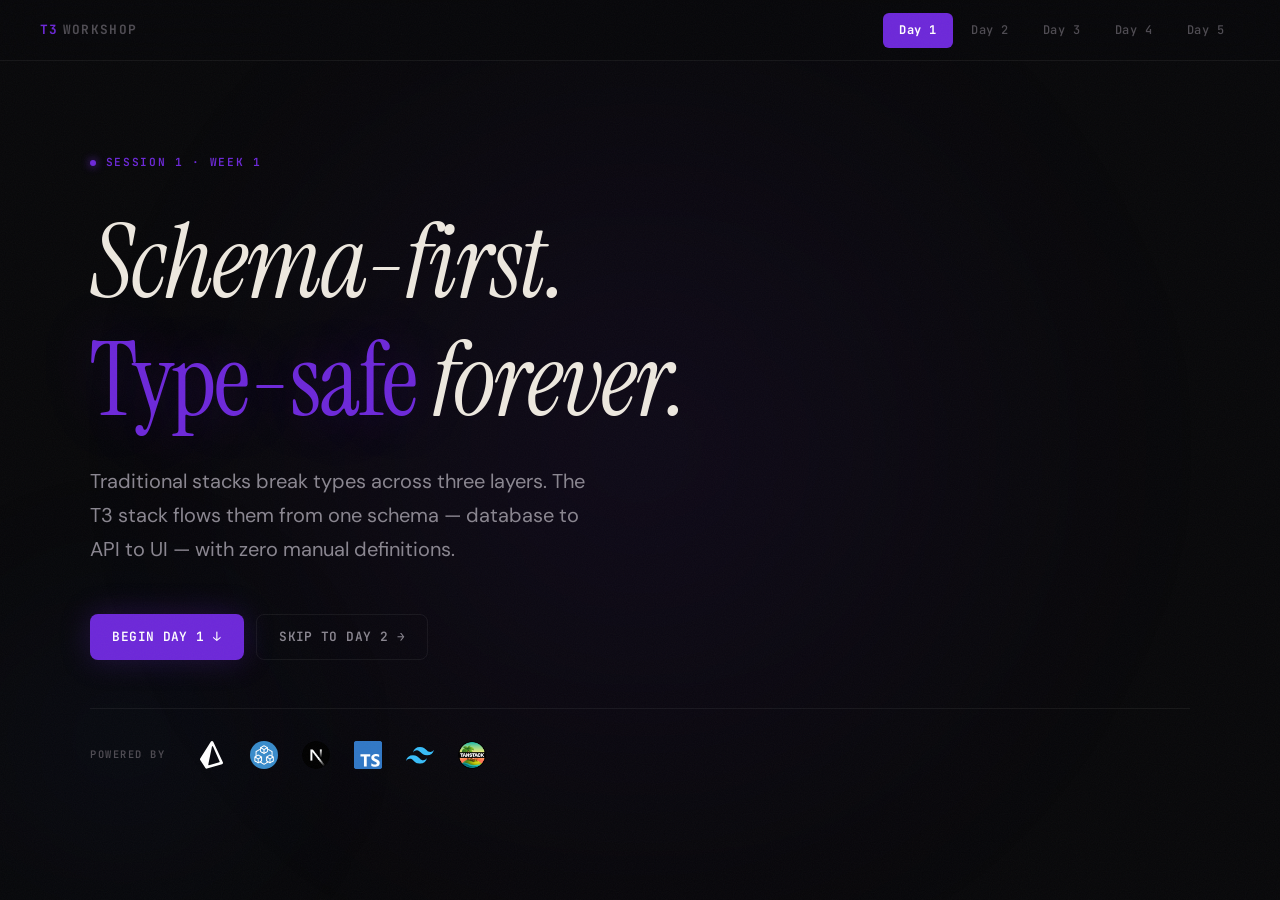
<file: index.html>
<!DOCTYPE html>
<html lang="en">
<head>
  <meta charset="UTF-8">
  <meta name="viewport" content="width=device-width, initial-scale=1.0">
  <title>T3 Workshop — Day 1: Schema-First</title>
  <link rel="stylesheet" href="styles.css">
  <link rel="preconnect" href="https://fonts.googleapis.com">
  <link rel="preconnect" href="https://fonts.gstatic.com" crossorigin>
  <link href="https://fonts.googleapis.com/css2?family=DM+Sans:wght@400;500;600;700&family=Instrument+Serif:ital@0;1&family=JetBrains+Mono:wght@400;500;600;700&display=swap" rel="stylesheet">
</head>
<body>

<nav>
  <div class="logo"><b>T3</b>&thinsp;WORKSHOP</div>
  <div class="nav-links">
    <a href="index.html" class="active">Day 1</a>
    <a href="day2.html">Day 2</a>
    <a href="day3.html">Day 3</a>
    <a href="day4.html">Day 4</a>
    <a href="day5.html">Day 5</a>
  </div>
</nav>

<main>

<!-- ═══ HERO ═══ -->
<header class="hero">
  <div class="hero-inner">
    <div class="tag"><span class="dot"></span> Session 1 &middot; Week 1</div>
    <h1>Schema-first.<br><em>Type-safe</em> forever.</h1>
    <p class="subtitle">
      Traditional stacks break types across three layers. The T3 stack flows them
      from one schema — database to API to UI — with zero manual definitions.
    </p>
    <div class="cta-group">
      <a href="#s1" class="btn btn-primary">Begin Day 1 &darr;</a>
      <a href="day2.html" class="btn btn-ghost">Skip to Day 2 &rarr;</a>
    </div>
    <div class="tech-bar">
      <span class="tech-label">Powered by</span>
      <div class="logos">
        <img src="assets/prisma.svg" alt="Prisma" title="Prisma">
        <img src="assets/trpc.png" alt="tRPC" title="tRPC" style="border-radius:50%;">
        <img src="assets/nextjs.png" alt="Next.js" title="Next.js" style="border-radius:50%;">
        <img src="assets/typescript.svg" alt="TypeScript" title="TypeScript">
        <img src="assets/tailwindcss.svg" alt="Tailwind" title="Tailwind CSS">
        <img src="assets/tanstack.png" alt="TanStack" title="TanStack Query" style="border-radius:50%;">
      </div>
    </div>
  </div>
</header>

<!-- ═══ WEEK 1 OVERVIEW ═══ -->
<div class="slide reveal" id="s1">
  <div class="slide-label"><span class="line"></span> Workshop overview</div>
  <h2>Week 1: Build with the T3 stack</h2>
  <p style="margin-bottom:2rem;">
    Three sessions, one goal — go from zero to a fully typed, deployed feature.
  </p>

  <div class="week-timeline reveal-stagger">
    <div class="wt-day">
      <div class="wt-marker active"></div>
      <div class="wt-content">
        <h4>Day 1 <span class="wt-tag">Today</span></h4>
        <p class="wt-title">Schema-first data layer</p>
        <p>Prisma models, migrations, generated types. Your single source of truth.</p>
      </div>
    </div>
    <div class="wt-day">
      <div class="wt-marker"></div>
      <div class="wt-content">
        <h4>Day 2</h4>
        <p class="wt-title">tRPC — backend is just functions</p>
        <p>Full CRUD router, input validation with Zod, protected procedures.</p>
      </div>
    </div>
    <div class="wt-day">
      <div class="wt-marker"></div>
      <div class="wt-content">
        <h4>Day 3</h4>
        <p class="wt-title">Frontend — close the loop</p>
        <p>TanStack Query, Tailwind, and shipping a complete feature end-to-end.</p>
      </div>
    </div>
  </div>

  <div class="cols reveal" style="margin-top:2rem;">
    <div class="callout" style="margin:0;">
      <h4>Format</h4>
      <p>Short concept intro, then live coding together. You'll build as we go — not just watch.</p>
    </div>
    <div class="callout" style="margin:0;">
      <h4>By the end</h4>
      <p>You'll own a working app where one schema change ripples types from database to UI automatically.</p>
    </div>
  </div>
</div>

<!-- ═══ THE PROBLEM: REST ═══ -->
<div class="slide reveal" data-num="00">
  <div class="slide-label"><span class="line"></span> The problem — REST</div>
  <h2>How types break: REST / OpenAPI</h2>
  <p style="margin-bottom:1.5rem;">
    Your PM wants a <span class="c">status</span> field on tasks. Here's the typical REST workflow — and where it falls apart.
  </p>

  <div class="pipeline reveal-stagger" style="margin-bottom:1.5rem;">
    <div class="pipe-step">
      <span class="pipe-icon">1</span>
      <span class="pipe-text">Add <b>status</b> column to Postgres</span>
    </div>
    <span class="pipe-arr">&rarr;</span>
    <div class="pipe-step">
      <span class="pipe-icon">2</span>
      <span class="pipe-text">Update Express route to return it</span>
    </div>
    <span class="pipe-arr">&rarr;</span>
    <div class="pipe-step">
      <span class="pipe-icon">3</span>
      <span class="pipe-text">Update OpenAPI spec <span style="color:var(--coral);">(forgotten)</span></span>
    </div>
    <span class="pipe-arr">&rarr;</span>
    <div class="pipe-step">
      <span class="pipe-icon">4</span>
      <span class="pipe-text">Frontend uses stale types</span>
    </div>
  </div>

  <div class="cols reveal">
    <div>
      <div class="terminal" style="margin:0;">
        <div class="terminal-chrome">
          <div class="dots"><span></span><span></span><span></span></div>
          <span class="file">backend/routes/tasks.ts</span>
        </div>
        <pre><span class="cm">// v1: status is required</span>
<span class="fn">app</span>.<span class="fn">get</span>(<span class="str">"/api/tasks"</span>, <span class="kw">async</span> (req, res) =&gt; {
  <span class="kw">const</span> tasks = <span class="kw">await</span> <span class="fn">db</span>.<span class="fn">query</span>(<span class="str">`
    SELECT id, title, status FROM tasks
  `</span>);
  res.<span class="fn">json</span>(tasks);
});

<span class="cm">// Two months later: PM says "status is</span>
<span class="cm">// optional for imported tasks." You ALTER</span>
<span class="cm">// to allow NULL. The endpoint still works.</span>
<span class="cm">// You meant to update openapi.yaml too</span>
<span class="cm">// but the PR got merged without it.</span></pre>
      </div>
    </div>
    <div>
      <div class="terminal" style="margin:0;">
        <div class="terminal-chrome">
          <div class="dots"><span></span><span></span><span></span></div>
          <span class="file">frontend/components/TaskCard.tsx</span>
        </div>
        <pre><span class="cm">// Auto-generated from OpenAPI (stale)</span>
<span class="kw">interface</span> <span class="tp">Task</span> {
  <span class="pr">id</span>: <span class="tp">string</span>;
  <span class="pr">title</span>: <span class="tp">string</span>;
  <span class="pr">status</span>: <span class="tp">string</span>; <span class="cm">// ← says required</span>
}

<span class="kw">function</span> <span class="fn">TaskCard</span>({ <span class="pr">task</span> }: { <span class="pr">task</span>: <span class="tp">Task</span> }) {
  <span class="kw">return</span> (
    &lt;<span class="fn">span</span>&gt;{<span class="fn">task</span>.<span class="pr">status</span>.<span class="fn">toUpperCase</span>()}&lt;/<span class="fn">span</span>&gt;
  );
}
<span class="cm">// 💥 "Cannot read properties of null"</span>
<span class="cm">// User sees a white screen. No build error.</span></pre>
      </div>
    </div>
  </div>

  <div class="callout warn reveal" style="margin-top:1.5rem;">
    <h4>Where it broke</h4>
    <p>Types lived in <strong style="color:var(--tx);">three places</strong> — the Postgres column (<span class="c">ALTER TABLE</span>),
    the OpenAPI YAML (<span class="c">status: {type: string}</span>), and the generated frontend interface.
    The column changed. The other two didn't. No compiler caught it.</p>
  </div>
</div>

<!-- ═══ THE PROBLEM: GRAPHQL ═══ -->
<div class="slide reveal">
  <div class="slide-label"><span class="line"></span> The problem — GraphQL</div>
  <h2>How types break: GraphQL</h2>
  <p style="margin-bottom:1.5rem;">
    GraphQL has a schema — so it should be safe, right? Same feature, same field. Watch what happens.
  </p>

  <div class="pipeline reveal-stagger" style="margin-bottom:1.5rem;">
    <div class="pipe-step">
      <span class="pipe-icon">1</span>
      <span class="pipe-text">Add <b>status</b> to schema.graphql</span>
    </div>
    <span class="pipe-arr">&rarr;</span>
    <div class="pipe-step">
      <span class="pipe-icon">2</span>
      <span class="pipe-text">Write resolver to fetch from DB</span>
    </div>
    <span class="pipe-arr">&rarr;</span>
    <div class="pipe-step">
      <span class="pipe-icon">3</span>
      <span class="pipe-text">Run <b>graphql-codegen</b></span>
    </div>
    <span class="pipe-arr">&rarr;</span>
    <div class="pipe-step">
      <span class="pipe-icon">4</span>
      <span class="pipe-text">Frontend uses generated types</span>
    </div>
  </div>

  <div class="cols reveal">
    <div>
      <div class="terminal" style="margin:0 0 1rem;">
        <div class="terminal-chrome">
          <div class="dots"><span></span><span></span><span></span></div>
          <span class="file">schema.graphql</span>
        </div>
        <pre><span class="kw">type</span> <span class="tp">Task</span> {
  <span class="pr">id</span>:     <span class="tp">ID!</span>
  <span class="pr">title</span>:  <span class="tp">String!</span>
  <span class="pr">status</span>: <span class="tp">String!</span>  <span class="cm"># "!" means non-null</span>
}

<span class="kw">type</span> <span class="tp">Query</span> {
  <span class="fn">tasks</span>: [<span class="tp">Task!</span>]!
}</pre>
      </div>
      <div class="terminal" style="margin:0;">
        <div class="terminal-chrome">
          <div class="dots"><span></span><span></span><span></span></div>
          <span class="file">resolvers/task.ts</span>
        </div>
        <pre><span class="kw">export const</span> resolvers = {
  <span class="tp">Query</span>: {
    <span class="fn">tasks</span>: <span class="kw">async</span> () =&gt; {
      <span class="kw">return</span> <span class="fn">db</span>.<span class="fn">query</span>(<span class="str">`
        SELECT id, title, status
        FROM tasks
      `</span>);
    },
  },
};
<span class="cm">// DB has NULLs for imported tasks</span>
<span class="cm">// Resolver doesn't validate — just</span>
<span class="cm">// passes rows through. Schema says !</span>
<span class="cm">// but GraphQL doesn't check at runtime.</span></pre>
      </div>
    </div>
    <div>
      <div class="terminal" style="margin:0 0 1rem;">
        <div class="terminal-chrome">
          <div class="dots"><span></span><span></span><span></span></div>
          <span class="file">generated/graphql.ts <span style="color:var(--coral);">(stale)</span></span>
        </div>
        <pre><span class="cm">// Auto-generated by graphql-codegen</span>
<span class="cm">// Last run: 2 months ago</span>
<span class="kw">export interface</span> <span class="tp">Task</span> {
  <span class="pr">id</span>: <span class="tp">string</span>;
  <span class="pr">title</span>: <span class="tp">string</span>;
  <span class="pr">status</span>: <span class="tp">string</span>; <span class="cm">// codegen trusts the "!"</span>
}
<span class="cm">// Nobody re-ran codegen after the</span>
<span class="cm">// schema changed. Types are frozen.</span></pre>
      </div>
      <div class="terminal" style="margin:0;">
        <div class="terminal-chrome">
          <div class="dots"><span></span><span></span><span></span></div>
          <span class="file">frontend/components/TaskCard.tsx</span>
        </div>
        <pre><span class="kw">const</span> { <span class="pr">data</span> } = <span class="fn">useQuery</span>(<span class="tp">GET_TASKS</span>);

{<span class="pr">data</span>.<span class="pr">tasks</span>.<span class="fn">map</span>(<span class="pr">task</span> =&gt; (
  &lt;<span class="fn">span</span>&gt;{<span class="fn">task</span>.<span class="pr">status</span>.<span class="fn">toUpperCase</span>()}&lt;/<span class="fn">span</span>&gt;
))}
<span class="cm">// 💥 Same crash. "!" was a lie.</span>
<span class="cm">// Resolver returned null, codegen</span>
<span class="cm">// was stale, nobody caught it.</span></pre>
      </div>
    </div>
  </div>

  <div class="callout warn reveal" style="margin-top:1.5rem;">
    <h4>Where it broke</h4>
    <p>GraphQL adds a schema layer — but it's <strong style="color:var(--tx);">not validated at runtime</strong>.
    The <span class="c">!</span> in <span class="c">String!</span> is a promise, not an enforcement.
    And <span class="c">graphql-codegen</span> only works if someone remembers to run it.
    Types still live in multiple places: SDL schema, resolver logic, generated client types.</p>
  </div>
</div>

<!-- ═══ WHY STARTUPS CAN'T AFFORD THIS ═══ -->
<div class="slide reveal">
  <div class="slide-label"><span class="line"></span> The pain</div>
  <h2>Why startups can't afford this</h2>

  <div class="pain-grid reveal-stagger">
    <div class="pain-item">
      <div class="pain-icon">2–3</div>
      <h4>Small team</h4>
      <p>You own the whole feature — database to UI. There's no "backend team" to throw it over the wall to.</p>
    </div>
    <div class="pain-item">
      <div class="pain-icon">/d</div>
      <h4>Ship daily</h4>
      <p>Not monthly. No time for contract negotiations between services you both own.</p>
    </div>
    <div class="pain-item">
      <div class="pain-icon">&times;3</div>
      <h4>Triple sync</h4>
      <p>Every hand-written type is a sync point — DB schema, API contract, frontend model. They <em>will</em> drift.</p>
    </div>
    <div class="pain-item">
      <div class="pain-icon">&darr;0</div>
      <h4>Zero glue</h4>
      <p>You need types that flow from one source of truth — <strong style="color:var(--accent);">automatically</strong>.</p>
    </div>
  </div>

  <blockquote class="reveal" style="margin-top:2rem;">
    "If you own both sides of the wire, why are you writing types twice?"
  </blockquote>
</div>

<!-- ═══ ENTER THE T3 STACK ═══ -->
<div class="slide reveal">
  <div class="slide-label"><span class="line"></span> The solution</div>
  <h2>Enter the T3 stack</h2>
  <p style="margin-bottom:2rem;">
    In 2022, Theo Browne asked the same question and open-sourced a starter
    that wires these problems away. ~40k GitHub stars later, it's the
    default for TypeScript-first startups.
  </p>

  <div class="stack-grid reveal-stagger">
    <div class="stack-item">
      <img class="stack-logo" src="assets/nextjs.png" alt="Next.js">
      <h4>Next.js</h4>
      <p>Framework — routing, SSR, deploy</p>
    </div>
    <div class="stack-item">
      <img class="stack-logo" src="assets/typescript.svg" alt="TypeScript">
      <h4>TypeScript</h4>
      <p>The language that makes it all work</p>
    </div>
    <div class="stack-item">
      <img class="stack-logo" src="assets/prisma.svg" alt="Prisma">
      <h4>Prisma</h4>
      <p>DB schema &rarr; generated types</p>
    </div>
    <div class="stack-item">
      <img class="stack-logo" src="assets/trpc.png" alt="tRPC">
      <h4>tRPC</h4>
      <p>API layer with zero type drift</p>
    </div>
    <div class="stack-item">
      <img class="stack-logo" src="assets/tanstack.png" alt="TanStack Query">
      <h4>TanStack Query</h4>
      <p>Client data fetching + cache</p>
    </div>
    <div class="stack-item">
      <img class="stack-logo" src="assets/tailwindcss.svg" alt="Tailwind">
      <h4>Tailwind</h4>
      <p>Utility-first styling</p>
    </div>
  </div>

  <div class="callout ok reveal" style="margin-top:2rem;">
    <h4>Key insight</h4>
    <p>The Prisma schema is the <strong style="color:var(--teal);">single source of truth</strong>.
    Every type in the stack — from database to API to component props — traces back to it.
    That triple-sync problem? Gone.</p>
  </div>
</div>

<!-- ═══ SAME FEATURE, T3 STYLE ═══ -->
<div class="slide reveal">
  <div class="slide-label"><span class="line"></span> The difference</div>
  <h2>Same feature, T3 style</h2>
  <p style="margin-bottom:1.5rem;">
    Same task. Same <span class="c">status</span> field. One schema change, and the compiler does the rest.
  </p>

  <div class="pipeline reveal-stagger" style="margin-bottom:1.5rem;">
    <div class="pipe-step" style="border-color:rgba(59,130,246,0.25);">
      <span class="pipe-icon" style="background:var(--teal);">1</span>
      <span class="pipe-text">Update <b>schema.prisma</b></span>
    </div>
    <span class="pipe-arr">&rarr;</span>
    <div class="pipe-step" style="border-color:rgba(59,130,246,0.25);">
      <span class="pipe-icon" style="background:var(--teal);">2</span>
      <span class="pipe-text">Run <b>prisma migrate dev</b></span>
    </div>
    <span class="pipe-arr">&rarr;</span>
    <div class="pipe-step" style="border-color:rgba(109,40,217,0.25);">
      <span class="pipe-icon" style="background:var(--accent);">3</span>
      <span class="pipe-text">Compiler errors guide you</span>
    </div>
    <span class="pipe-arr">&rarr;</span>
    <div class="pipe-step" style="border-color:rgba(109,40,217,0.25);">
      <span class="pipe-icon" style="background:var(--accent);">4</span>
      <span class="pipe-text">Fix, commit, deploy</span>
    </div>
  </div>

  <div class="cols reveal">
    <div>
      <div class="terminal" style="margin:0 0 1rem;">
        <div class="terminal-chrome">
          <div class="dots"><span></span><span></span><span></span></div>
          <span class="file">prisma/schema.prisma</span>
        </div>
        <pre><span class="kw">model</span> <span class="tp">Task</span> {
  <span class="pr">id</span>     <span class="tp">String</span>  <span class="fn">@id</span> <span class="fn">@default</span>(<span class="fn">cuid</span>())
  <span class="pr">title</span>  <span class="tp">String</span>
  <span class="pr">status</span> <span class="tp">String?</span> <span class="cm">// ← make it optional here</span>
}
<span class="cm">// That's it. One line changed.</span>
<span class="cm">// Run: npx prisma migrate dev</span>
<span class="cm">// Prisma generates new types automatically.</span></pre>
      </div>
      <div class="terminal" style="margin:0;">
        <div class="terminal-chrome">
          <div class="dots"><span></span><span></span><span></span></div>
          <span class="file">src/server/api/routers/task.ts</span>
        </div>
        <pre><span class="cm">// tRPC router — types flow from Prisma</span>
<span class="kw">export const</span> taskRouter = <span class="fn">createTRPCRouter</span>({
  <span class="fn">getAll</span>: publicProcedure.<span class="fn">query</span>(({ <span class="pr">ctx</span> }) =&gt; {
    <span class="kw">return</span> <span class="pr">ctx</span>.<span class="pr">db</span>.<span class="pr">task</span>.<span class="fn">findMany</span>();
  }),
});
<span class="cm">// Return type is now Task[] where</span>
<span class="cm">// status: string | null</span>
<span class="cm">// You didn't change this file at all.</span></pre>
      </div>
    </div>
    <div>
      <div class="terminal" style="margin:0 0 1rem;">
        <div class="terminal-chrome">
          <div class="dots"><span></span><span></span><span></span></div>
          <span class="file">src/app/components/TaskCard.tsx <span style="color:var(--coral);">← error</span></span>
        </div>
        <pre><span class="kw">function</span> <span class="fn">TaskCard</span>({ <span class="pr">task</span> }: { <span class="pr">task</span>: <span class="tp">Task</span> }) {
  <span class="kw">return</span> (
    &lt;<span class="fn">span</span>&gt;{<span class="fn">task</span>.<span class="pr">status</span>.<span class="fn">toUpperCase</span>()}&lt;/<span class="fn">span</span>&gt;
  );        <span style="color:var(--coral);">~~~~~~~~</span>
}
<span class="cm">// TS2532: Object is possibly 'null'.</span>
<span class="cm">// Compiler catches it BEFORE you run</span>
<span class="cm">// the app. You fix it right here:</span></pre>
      </div>
      <div class="terminal" style="margin:0;">
        <div class="terminal-chrome">
          <div class="dots"><span></span><span></span><span></span></div>
          <span class="file">src/app/components/TaskCard.tsx <span style="color:var(--teal);">← fixed</span></span>
        </div>
        <pre><span class="kw">function</span> <span class="fn">TaskCard</span>({ <span class="pr">task</span> }: { <span class="pr">task</span>: <span class="tp">Task</span> }) {
  <span class="kw">return</span> (
    &lt;<span class="fn">span</span>&gt;
      {<span class="fn">task</span>.<span class="pr">status</span>?.<span class="fn">toUpperCase</span>() ?? <span class="str">"No status"</span>}
    &lt;/<span class="fn">span</span>&gt;
  );
}
<span class="cm">// ✅ Compiles. Handles null. Ships safe.</span></pre>
      </div>
    </div>
  </div>

  <div class="callout ok reveal" style="margin-top:1.5rem;">
    <h4>Zero drift</h4>
    <p>You changed <strong style="color:var(--teal);">one line</strong> in <span class="c">schema.prisma</span>.
    The Prisma client updated, tRPC inferred the new return type, and TypeScript
    flagged every component that assumed <span class="c">status</span> was non-null.
    No spec to update. No codegen to re-run. No runtime crash.</p>
  </div>
</div>

<!-- ═══ THE COUPLING SPECTRUM ═══ -->
<div class="slide reveal" data-num="00.5">
  <div class="slide-label"><span class="line"></span> The boldest choice</div>
  <h2>Why tRPC? The coupling spectrum</h2>
  <p style="margin-bottom:0;">
    The most opinionated piece of T3 is tRPC — it fully couples your frontend
    to your backend. That sounds scary. Here's why it's the right call.
  </p>

  <div class="spectrum reveal">
    <div class="spectrum-track"></div>
    <div class="spectrum-labels">
      <span>Decoupled</span>
      <span>Tightly coupled</span>
    </div>

    <div class="spectrum-points reveal-stagger">
      <div class="sp-point sp-gql">
        <h4>GraphQL</h4>
        <div class="sp-sub">Most decoupled</div>
        <p>Client decides what data it needs. Server doesn't know or care who's calling.</p>
      </div>

      <div class="sp-point sp-rest">
        <h4>REST</h4>
        <div class="sp-sub">Contract-based</div>
        <p>Agreed endpoints with HTTP conventions. You get what the endpoint returns.</p>
      </div>

      <div class="sp-point sp-trpc active">
        <h4>tRPC</h4>
        <div class="sp-sub">Fully coupled</div>
        <p>Frontend calls backend functions directly. The compiler is your API contract.</p>
      </div>
    </div>
  </div>
</div>

<!-- ═══ TRADEOFFS ═══ -->
<div class="slide reveal">
  <div class="slide-label"><span class="line"></span> Comparison</div>
  <h2>Tradeoffs at a glance</h2>

  <div class="spectrum-points reveal-stagger" style="margin-top:2rem;">
    <div class="sp-point sp-gql">
      <h4>GraphQL</h4>
      <ul class="sp-props">
        <li><span class="sp-icon" style="color:var(--teal);">+</span> Fetch exactly what you need</li>
        <li><span class="sp-icon" style="color:var(--teal);">+</span> Great for multi-client apps</li>
        <li><span class="sp-icon" style="color:var(--coral);">&ndash;</span> Resolvers, N+1, codegen overhead</li>
        <li><span class="sp-icon" style="color:var(--coral);">&ndash;</span> Complex normalized caching</li>
      </ul>
    </div>

    <div class="sp-point sp-rest">
      <h4>REST</h4>
      <ul class="sp-props">
        <li><span class="sp-icon" style="color:var(--teal);">+</span> Any client, any language</li>
        <li><span class="sp-icon" style="color:var(--teal);">+</span> Simple HTTP caching</li>
        <li><span class="sp-icon" style="color:var(--coral);">&ndash;</span> Types drift between client &amp; server</li>
        <li><span class="sp-icon" style="color:var(--coral);">&ndash;</span> Over-fetching or many round trips</li>
      </ul>
    </div>

    <div class="sp-point sp-trpc active">
      <h4>tRPC</h4>
      <ul class="sp-props">
        <li><span class="sp-icon" style="color:var(--teal);">+</span> Zero type drift — compiler enforces it</li>
        <li><span class="sp-icon" style="color:var(--teal);">+</span> No codegen, no schema files</li>
        <li><span class="sp-icon" style="color:var(--coral);">&ndash;</span> Both sides must be TypeScript</li>
        <li><span class="sp-icon" style="color:var(--coral);">&ndash;</span> Not for public / 3rd-party APIs</li>
      </ul>
    </div>
  </div>

  <div class="cols reveal" style="margin-top:2rem;">
    <div class="callout" style="margin:0;">
      <h4>When it's perfect</h4>
      <p>One team, one repo, one language. You own both sides of the wire. Ship fast with full type coverage.</p>
    </div>
    <div class="callout warn" style="margin:0;">
      <h4>When to skip it</h4>
      <p>Public API? Mobile clients in Swift/Kotlin? Multiple teams deploying independently?
      Use REST or GraphQL instead.</p>
    </div>
  </div>
</div>

<!-- ═══ THE MENTAL MODEL ═══ -->
<div class="slide reveal" data-num="01">
  <div class="slide-label"><span class="line"></span> 10 min</div>
  <h2>The typesafety chain</h2>
  <p>
    Change a column — type errors cascade from database to UI. That's the north star.
  </p>

  <div class="flow reveal">
    <div class="flow-node">Prisma<small>Database schema</small></div>
    <span class="flow-arr">&rarr;</span>
    <div class="flow-node teal">tRPC<small>API layer</small></div>
    <span class="flow-arr">&rarr;</span>
    <div class="flow-node accent">Frontend<small>React + TanStack</small></div>
  </div>

  <div class="callout reveal">
    <h4>The "aha" moment</h4>
    <p>Rename a column in <span class="c">schema.prisma</span>. TypeScript errors
    light up in your router <em>and</em> your components. No manual syncing.</p>
  </div>
</div>

<!-- ═══ SCAFFOLD ═══ -->
<div class="slide reveal" data-num="02">
  <div class="slide-label"><span class="line"></span> 10 min</div>
  <h2>Scaffold &amp; orient</h2>

  <div class="terminal reveal">
    <div class="terminal-chrome">
      <div class="dots"><span></span><span></span><span></span></div>
      <span class="file">~/projects</span>
    </div>
    <pre><span class="fn">npm</span> create t3-app@latest</pre>
  </div>

  <div class="cols" style="margin-top:2rem;">
    <div class="reveal">
      <h3>Project map</h3>
      <div class="terminal">
        <div class="terminal-chrome">
          <div class="dots"><span></span><span></span><span></span></div>
          <span class="file">structure</span>
        </div>
        <pre><span class="cm">// Where your data lives</span>
<span class="str">prisma/schema.prisma</span>

<span class="cm">// Your backend</span>
<span class="str">src/server/api/</span>
  ├── routers/
  └── trpc.ts

<span class="cm">// Your frontend</span>
<span class="str">src/app/</span>
  ├── layout.tsx
  └── page.tsx</pre>
      </div>
    </div>
    <div class="reveal">
      <h3>What matters now</h3>
      <ul class="checks">
        <li><span class="c">prisma/schema.prisma</span> — single source of truth</li>
        <li><span class="c">src/server/api/</span> — tRPC routers live here</li>
        <li><span class="c">src/app/</span> — Next.js file-based routing</li>
      </ul>
      <div class="callout" style="margin-top:1.5rem;">
        <h4>Don't overthink it</h4>
        <p>You don't need to understand every file today. Just know where your data, backend, and frontend live.</p>
      </div>
    </div>
  </div>
</div>

<!-- ═══ PRISMA DEEP DIVE ═══ -->
<div class="slide reveal" data-num="03">
  <div class="slide-label"><span class="line"></span> 30 min live coding</div>
  <h2>Schema to typed queries</h2>
  <p>Define your models, run a migration, get fully typed queries. No manual types.</p>

  <div class="cols">
    <div class="reveal">
      <h3>1 &mdash; Define models</h3>
      <div class="terminal">
        <div class="terminal-chrome">
          <div class="dots"><span></span><span></span><span></span></div>
          <span class="file">schema.prisma</span>
        </div>
        <pre><span class="kw">model</span> <span class="tp">Project</span> {
  <span class="pr">id</span>        <span class="tp">String</span>   <span class="fn">@id</span> <span class="fn">@default</span>(<span class="fn">cuid</span>())
  <span class="pr">name</span>      <span class="tp">String</span>
  <span class="pr">tasks</span>     <span class="tp">Task</span>[]
  <span class="pr">createdAt</span> <span class="tp">DateTime</span> <span class="fn">@default</span>(<span class="fn">now</span>())
}

<span class="kw">model</span> <span class="tp">Task</span> {
  <span class="pr">id</span>        <span class="tp">String</span>   <span class="fn">@id</span> <span class="fn">@default</span>(<span class="fn">cuid</span>())
  <span class="pr">title</span>     <span class="tp">String</span>
  <span class="pr">priority</span>  <span class="tp">Priority</span> <span class="fn">@default</span>(<span class="tp">MEDIUM</span>)
  <span class="pr">project</span>   <span class="tp">Project</span>  <span class="fn">@relation</span>(...)
  <span class="pr">projectId</span> <span class="tp">String</span>
  <span class="pr">assignee</span>  <span class="tp">User?</span>    <span class="fn">@relation</span>(...)
  <span class="pr">userId</span>    <span class="tp">String?</span>
}

<span class="kw">enum</span> <span class="tp">Priority</span> {
  <span class="tp">LOW</span>
  <span class="tp">MEDIUM</span>
  <span class="tp">HIGH</span>
}</pre>
      </div>
    </div>
    <div class="reveal">
      <h3>2 &mdash; Migrate &amp; generate</h3>
      <div class="terminal">
        <div class="terminal-chrome">
          <div class="dots"><span></span><span></span><span></span></div>
          <span class="file">terminal</span>
        </div>
        <pre><span class="cm"># Create &amp; apply the migration</span>
<span class="fn">npx</span> prisma migrate dev <span class="str">--name init</span>

<span class="cm"># Generate the typed client</span>
<span class="fn">npx</span> prisma generate

<span class="cm"># Open the visual editor</span>
<span class="fn">npx</span> prisma studio</pre>
      </div>

      <h3 style="margin-top:1.5rem;">3 &mdash; Typed queries</h3>
      <div class="terminal">
        <div class="terminal-chrome">
          <div class="dots"><span></span><span></span><span></span></div>
          <span class="file">queries.ts</span>
        </div>
        <pre><span class="cm">// Full autocompletion, zero manual types</span>
<span class="kw">const</span> tasks = <span class="kw">await</span> <span class="fn">prisma</span>.task.<span class="fn">findMany</span>({
  <span class="pr">where</span>: { <span class="pr">priority</span>: <span class="str">"HIGH"</span> },
  <span class="pr">include</span>: { <span class="pr">project</span>: <span class="kw">true</span> },
});
<span class="cm">// → (Task &amp; { project: Project })[]</span></pre>
      </div>
    </div>
  </div>

  <div class="callout ok reveal">
    <h4>Zero manual types</h4>
    <p>Every type came from the schema. Prisma generated them. You never wrote
    <span class="c">interface Task { ... }</span>. That's the point.</p>
  </div>
</div>

<!-- ═══ THE WORKFLOW ═══ -->
<div class="slide reveal" data-num="04">
  <div class="slide-label"><span class="line"></span> 5 min</div>
  <h2>The workflow</h2>
  <p>This is step 1 of every feature you'll ever build in this stack.</p>

  <div class="steps reveal-stagger">
    <div class="step"><span class="step-n">1</span> Requirement</div>
    <span class="step-arr">&rarr;</span>
    <div class="step"><span class="step-n">2</span> Schema Change</div>
    <span class="step-arr">&rarr;</span>
    <div class="step"><span class="step-n">3</span> migrate dev</div>
    <span class="step-arr">&rarr;</span>
    <div class="step"><span class="step-n">4</span> generate</div>
    <span class="step-arr">&rarr;</span>
    <div class="step done"><span class="step-n">5</span> Typed Queries</div>
  </div>

  <div class="assignment reveal">
    <h3>// Today's assignment</h3>
    <ul>
      <li>Design your project schema — at least 3 models with relations</li>
      <li>Run migrations and verify they apply cleanly</li>
      <li>Seed test data into your database</li>
      <li>Write queries to verify your relations work</li>
      <li>Explore Prisma Studio with your seeded data</li>
    </ul>
    <div class="stretch">
      <div class="stretch-label">Stretch</div>
      <ul>
        <li>Read the Next.js App Router docs (file-based routing, page.tsx, layouts)</li>
        <li>Experiment with nested includes and aggregations</li>
      </ul>
    </div>
  </div>
</div>

<!-- ═══ BOTTOM NAV ═══ -->
<div class="end-slide">
  <div class="page-nav">
    <div></div>
    <a href="day2.html">
      <span class="pn-label">Next &rarr;</span>
      <span class="pn-title">Day 2: tRPC — Backend is Just Functions</span>
    </a>
  </div>

  <footer>
    <div class="f-links">
      <a href="index.html">Day 1</a>
      <a href="day2.html">Day 2</a>
      <a href="day3.html">Day 3</a>
      <a href="day4.html">Day 4</a>
      <a href="day5.html">Day 5</a>
    </div>
    <p>T3 Stack Workshop &mdash; Lyra Fellowship</p>
  </footer>
</div>

</main>

<script>
const io = new IntersectionObserver((entries) => {
  entries.forEach(e => { if (e.isIntersecting) e.target.classList.add('vis'); });
}, { threshold: 0.08 });
document.querySelectorAll('.reveal, .reveal-stagger').forEach(el => io.observe(el));
</script>

</body>
</html>
</file>
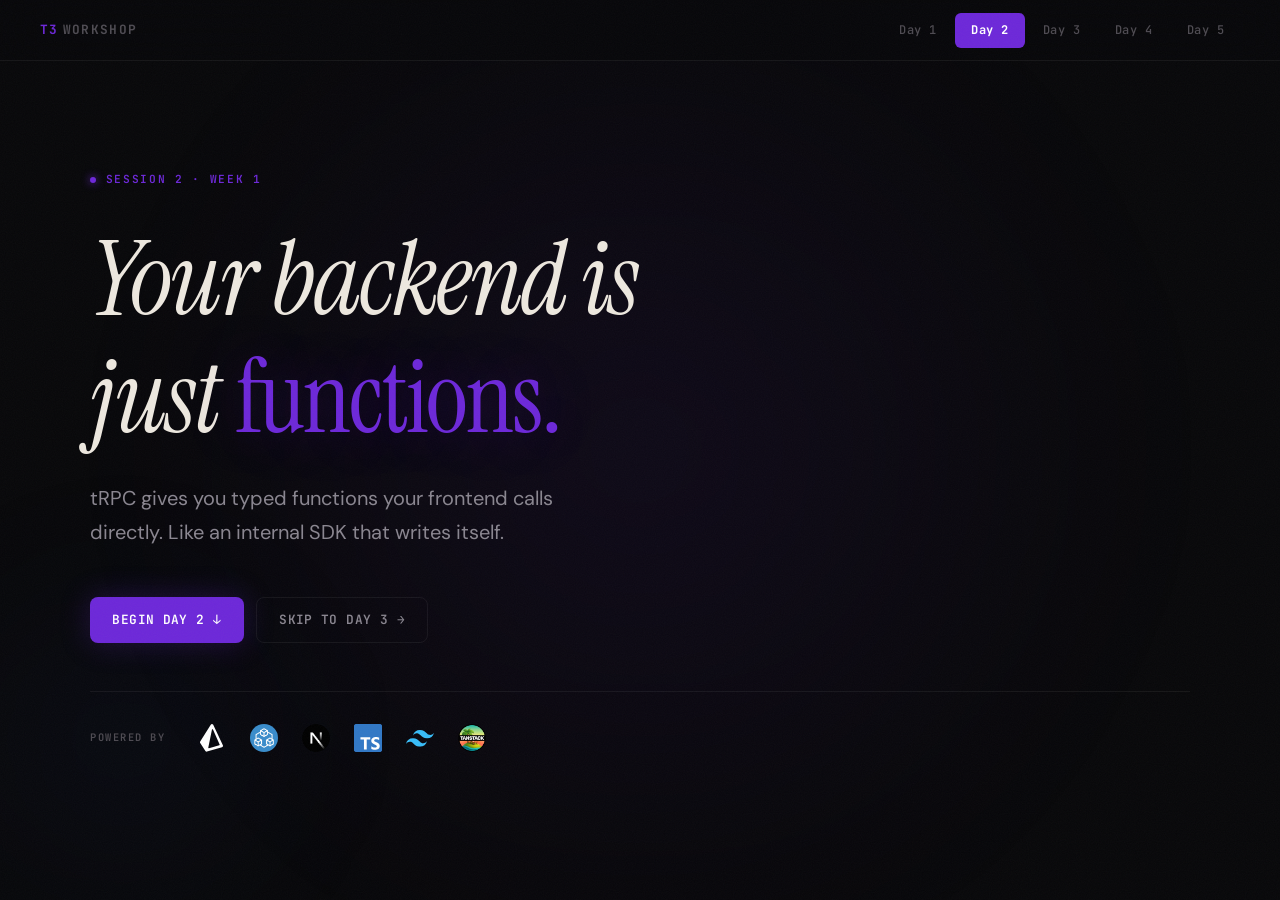
<file: day2.html>
<!DOCTYPE html>
<html lang="en">
<head>
  <meta charset="UTF-8">
  <meta name="viewport" content="width=device-width, initial-scale=1.0">
  <title>T3 Workshop — Day 2: tRPC</title>
  <link rel="stylesheet" href="styles.css">
  <link rel="preconnect" href="https://fonts.googleapis.com">
  <link rel="preconnect" href="https://fonts.gstatic.com" crossorigin>
  <link href="https://fonts.googleapis.com/css2?family=DM+Sans:wght@400;500;600;700&family=Instrument+Serif:ital@0;1&family=JetBrains+Mono:wght@400;500;600;700&display=swap" rel="stylesheet">
</head>
<body>

<nav>
  <div class="logo"><b>T3</b>&thinsp;WORKSHOP</div>
  <div class="nav-links">
    <a href="index.html">Day 1</a>
    <a href="day2.html" class="active">Day 2</a>
    <a href="day3.html">Day 3</a>
    <a href="day4.html">Day 4</a>
    <a href="day5.html">Day 5</a>
  </div>
</nav>

<main>
<!-- ═══ HERO ═══ -->
<header class="hero">
  <div class="hero-inner">
    <div class="tag"><span class="dot"></span> Session 2 &middot; Week 1</div>
    <h1>Your backend is<br>just <em>functions.</em></h1>
    <p class="subtitle">
      tRPC gives you typed functions your frontend calls directly.
      Like an internal SDK that writes itself.
    </p>
    <div class="cta-group">
      <a href="#s2" class="btn btn-primary">Begin Day 2 &darr;</a>
      <a href="day3.html" class="btn btn-ghost">Skip to Day 3 &rarr;</a>
    </div>
    <div class="tech-bar">
      <span class="tech-label">Powered by</span>
      <div class="logos">
        <img src="assets/prisma.svg" alt="Prisma" title="Prisma">
        <img src="assets/trpc.png" alt="tRPC" title="tRPC" style="border-radius:50%;">
        <img src="assets/nextjs.png" alt="Next.js" title="Next.js" style="border-radius:50%;">
        <img src="assets/typescript.svg" alt="TypeScript" title="TypeScript">
        <img src="assets/tailwindcss.svg" alt="Tailwind" title="Tailwind CSS">
        <img src="assets/tanstack.png" alt="TanStack" title="TanStack Query" style="border-radius:50%;">
      </div>
    </div>
  </div>
</header>

<!-- ═══ WHAT IS ZOD ═══ -->
<div class="slide reveal" id="s2" data-num="01">
  <div class="slide-label"><span class="line"></span> 10 min</div>
  <h2>What is Zod?</h2>
  <p>
    A schema validation library for TypeScript. One definition gives you
    <strong style="color:var(--accent);">runtime validation</strong> and a
    <strong style="color:var(--teal);">TypeScript type</strong> — no duplication.
  </p>

  <div class="cols">
    <div class="reveal">
      <h3>The problem it solves</h3>
      <div class="terminal">
        <div class="terminal-chrome">
          <div class="dots"><span></span><span></span><span></span></div>
          <span class="file">without-zod.ts</span>
        </div>
        <pre><span class="cm">// You write the type…</span>
<span class="kw">interface</span> <span class="tp">TaskInput</span> {
  <span class="pr">title</span>: <span class="tp">string</span>;
  <span class="pr">priority</span>: <span class="str">"LOW"</span> | <span class="str">"MEDIUM"</span> | <span class="str">"HIGH"</span>;
}

<span class="cm">// …then write validation AGAIN</span>
<span class="kw">function</span> <span class="fn">validate</span>(<span class="pr">data</span>: <span class="tp">unknown</span>) {
  <span class="kw">if</span> (<span class="kw">typeof</span> data.title !== <span class="str">"string"</span>)
    <span class="kw">throw new</span> <span class="tp">Error</span>(<span class="str">"bad title"</span>);
  <span class="kw">if</span> (data.title.length === <span class="num">0</span>)
    <span class="kw">throw new</span> <span class="tp">Error</span>(<span class="str">"empty"</span>);
  <span class="cm">// ...repeat for every field 😩</span>
}
<span class="cm">// Two sources of truth. They WILL drift.</span></pre>
      </div>
    </div>
    <div class="reveal">
      <h3>With Zod</h3>
      <div class="terminal">
        <div class="terminal-chrome">
          <div class="dots"><span></span><span></span><span></span></div>
          <span class="file">with-zod.ts</span>
        </div>
        <pre><span class="kw">import</span> { z } <span class="kw">from</span> <span class="str">"zod"</span>;

<span class="cm">// One definition = validation + type</span>
<span class="kw">const</span> <span class="tp">TaskInput</span> = z.<span class="fn">object</span>({
  <span class="pr">title</span>: z.<span class="fn">string</span>().<span class="fn">min</span>(<span class="num">1</span>),
  <span class="pr">priority</span>: z.<span class="fn">enum</span>([
    <span class="str">"LOW"</span>, <span class="str">"MEDIUM"</span>, <span class="str">"HIGH"</span>
  ]),
});

<span class="cm">// Extract the TS type for free</span>
<span class="kw">type</span> <span class="tp">TaskInput</span> = z.<span class="fn">infer</span>&lt;
  <span class="kw">typeof</span> <span class="tp">TaskInput</span>
&gt;;
<span class="cm">// → { title: string; priority: "LOW" | … }</span>

<span class="cm">// Runtime check:</span>
<span class="tp">TaskInput</span>.<span class="fn">parse</span>(data); <span class="cm">// throws if bad</span>
<span class="tp">TaskInput</span>.<span class="fn">safeParse</span>(data); <span class="cm">// returns result</span></pre>
      </div>
    </div>
  </div>
</div>

<!-- ═══ ZOD BUILDING BLOCKS ═══ -->
<div class="slide reveal" data-num="01.5">
  <div class="slide-label"><span class="line"></span> Zod &middot; continued</div>
  <h2>Zod building blocks</h2>
  <p>
    You'll use these every time you write a tRPC procedure. There are more in the docs —
    these are the ones that matter today.
  </p>

  <div class="cols">
    <div class="reveal">
      <h3>Primitives &amp; modifiers</h3>
      <div class="terminal">
        <div class="terminal-chrome">
          <div class="dots"><span></span><span></span><span></span></div>
          <span class="file">primitives.ts</span>
        </div>
        <pre><span class="cm">// Strings</span>
z.<span class="fn">string</span>()                 <span class="cm">// any string</span>
z.<span class="fn">string</span>().<span class="fn">min</span>(<span class="num">1</span>)          <span class="cm">// non-empty</span>
z.<span class="fn">string</span>().<span class="fn">email</span>()         <span class="cm">// valid email</span>
z.<span class="fn">string</span>().<span class="fn">url</span>()           <span class="cm">// valid URL</span>

<span class="cm">// Numbers</span>
z.<span class="fn">number</span>()                 <span class="cm">// any number</span>
z.<span class="fn">number</span>().<span class="fn">int</span>().<span class="fn">positive</span>() <span class="cm">// &gt; 0 integer</span>
z.<span class="fn">number</span>().<span class="fn">min</span>(<span class="num">0</span>).<span class="fn">max</span>(<span class="num">100</span>)  <span class="cm">// range</span>

<span class="cm">// Others</span>
z.<span class="fn">boolean</span>()                <span class="cm">// true/false</span>
z.<span class="fn">date</span>()                   <span class="cm">// Date object</span>

<span class="cm">// Modifiers — work on any type</span>
z.<span class="fn">string</span>().<span class="fn">optional</span>()      <span class="cm">// string | undefined</span>
z.<span class="fn">string</span>().<span class="fn">nullable</span>()      <span class="cm">// string | null</span>
z.<span class="fn">string</span>().<span class="fn">default</span>(<span class="str">"hi"</span>)   <span class="cm">// defaults if absent</span></pre>
      </div>
    </div>
    <div class="reveal">
      <h3>Composing schemas</h3>
      <div class="terminal">
        <div class="terminal-chrome">
          <div class="dots"><span></span><span></span><span></span></div>
          <span class="file">composed.ts</span>
        </div>
        <pre><span class="cm">// Enums — exact string unions</span>
z.<span class="fn">enum</span>([<span class="str">"LOW"</span>, <span class="str">"MEDIUM"</span>, <span class="str">"HIGH"</span>])
<span class="cm">// → "LOW" | "MEDIUM" | "HIGH"</span>

<span class="cm">// Objects — your main building block</span>
<span class="kw">const</span> <span class="tp">CreateTask</span> = z.<span class="fn">object</span>({
  <span class="pr">title</span>:     z.<span class="fn">string</span>().<span class="fn">min</span>(<span class="num">1</span>),
  <span class="pr">priority</span>:  z.<span class="fn">enum</span>([<span class="str">"LOW"</span>, <span class="str">"MEDIUM"</span>, <span class="str">"HIGH"</span>]),
  <span class="pr">projectId</span>: z.<span class="fn">string</span>(),
});

<span class="cm">// Extend an existing schema</span>
<span class="kw">const</span> <span class="tp">UpdateTask</span> = z.<span class="fn">object</span>({
  <span class="pr">id</span>:    z.<span class="fn">string</span>(),
  <span class="pr">title</span>: z.<span class="fn">string</span>().<span class="fn">min</span>(<span class="num">1</span>).<span class="fn">optional</span>(),
  <span class="pr">priority</span>: z.<span class="fn">enum</span>([<span class="str">"LOW"</span>, <span class="str">"MEDIUM"</span>, <span class="str">"HIGH"</span>])
    .<span class="fn">optional</span>(),
});

<span class="cm">// Arrays</span>
z.<span class="fn">array</span>(z.<span class="fn">string</span>())  <span class="cm">// string[]</span>
z.<span class="fn">string</span>().<span class="fn">array</span>()  <span class="cm">// same thing</span></pre>
      </div>
    </div>
  </div>

  <div class="callout ok reveal" style="margin-top:1.5rem;">
    <h4>Why this matters for tRPC</h4>
    <p>Contract-first procedures use <span class="c">.input(zodSchema)</span> and <span class="c">.output(zodSchema)</span>.
    Zod validates both ends at runtime while TypeScript infers both types automatically.</p>
  </div>
</div>

<!-- ═══ tRPC VOCABULARY ═══ -->
<div class="slide reveal" data-num="02">
  <div class="slide-label"><span class="line"></span> 10 min</div>
  <h2>The tRPC vocabulary</h2>
  <p>
    Six terms. Once you know them, every tRPC codebase reads the same way.
  </p>

  <div class="pain-grid reveal-stagger" style="grid-template-columns: 1fr 1fr 1fr;">
    <div class="pain-item">
      <div class="pain-icon" style="color:var(--accent);">fn</div>
      <h4>Procedure</h4>
      <p>A single API endpoint — a function the client can call. Can be a query, mutation, or subscription.</p>
    </div>
    <div class="pain-item">
      <div class="pain-icon" style="color:var(--teal);">{}</div>
      <h4>Router</h4>
      <p>A group of related procedures under one namespace. Like <span class="c">taskRouter</span> containing <span class="c">getAll</span>, <span class="c">create</span>, etc.</p>
    </div>
    <div class="pain-item">
      <div class="pain-icon" style="color:var(--lavender);">Q</div>
      <h4>Query</h4>
      <p>A procedure that <strong style="color:var(--tx);">reads</strong> data. Think GET. Uses <span class="c">.query()</span>. Called with <span class="c">useQuery()</span> on the client.</p>
    </div>
    <div class="pain-item">
      <div class="pain-icon" style="color:var(--peach);">M</div>
      <h4>Mutation</h4>
      <p>A procedure that <strong style="color:var(--tx);">writes</strong> data. Think POST/PUT/DELETE. Uses <span class="c">.mutation()</span>. Called with <span class="c">useMutation()</span>.</p>
    </div>
    <div class="pain-item">
      <div class="pain-icon" style="color:var(--coral);">ctx</div>
      <h4>Context</h4>
      <p>Shared state every procedure can access — database connection, session, headers. Created once per request.</p>
    </div>
    <div class="pain-item">
      <div class="pain-icon" style="color:var(--accent);">mw</div>
      <h4>Middleware</h4>
      <p>Runs before a procedure. Can check auth, log, or add data to context. Chains with <span class="c">.use()</span>.</p>
    </div>
  </div>

  <div class="callout reveal" style="margin-top:1.5rem;">
    <h4>REST mental bridge</h4>
    <p><span class="c">GET /api/tasks</span> &rarr; <span class="c">api.task.getAll.useQuery()</span>.&ensp;
    <span class="c">POST /api/tasks</span> &rarr; <span class="c">api.task.create.useMutation()</span>.&ensp;
    Same thing — but the compiler checks every call.</p>
  </div>
</div>

<!-- ═══ HOW THEY FIT TOGETHER ═══ -->
<div class="slide reveal" data-num="02.5">
  <div class="slide-label"><span class="line"></span> tRPC &middot; architecture</div>
  <h2>How the pieces fit together</h2>

  <div class="cols">
    <div class="reveal">
      <h3>Context — shared state</h3>
      <div class="terminal">
        <div class="terminal-chrome">
          <div class="dots"><span></span><span></span><span></span></div>
          <span class="file">src/server/api/trpc.ts</span>
        </div>
        <pre><span class="cm">// Created once per request</span>
<span class="kw">export const</span> <span class="fn">createTRPCContext</span> =
  <span class="kw">async</span> (opts: { <span class="pr">headers</span>: <span class="tp">Headers</span> }) =&gt; {
    <span class="kw">return</span> {
      <span class="pr">db</span>,         <span class="cm">// Prisma client</span>
      ...opts,    <span class="cm">// headers, etc.</span>
    };
  };

<span class="cm">// Every procedure gets ctx automatically:</span>
<span class="cm">//   ctx.db    → query the database</span>
<span class="cm">//   ctx.headers → read request headers</span></pre>
      </div>

      <h3 style="margin-top:1.5rem;">Middleware — intercept &amp; extend</h3>
      <div class="terminal">
        <div class="terminal-chrome">
          <div class="dots"><span></span><span></span><span></span></div>
          <span class="file">middleware</span>
        </div>
        <pre><span class="cm">// Runs BEFORE the procedure</span>
<span class="kw">const</span> <span class="fn">isAuthed</span> = t.<span class="fn">middleware</span>(({ <span class="pr">ctx</span>, <span class="pr">next</span> }) =&gt; {
  <span class="kw">if</span> (!ctx.session?.user)
    <span class="kw">throw new</span> <span class="tp">TRPCError</span>({
      <span class="pr">code</span>: <span class="str">"UNAUTHORIZED"</span>,
    });

  <span class="cm">// Pass enriched context downstream</span>
  <span class="kw">return</span> <span class="fn">next</span>({
    <span class="pr">ctx</span>: { <span class="pr">user</span>: ctx.session.user },
  });
});

<span class="cm">// Create a reusable procedure base</span>
<span class="kw">export const</span> <span class="tp">protectedProcedure</span> =
  t.procedure.<span class="fn">use</span>(<span class="fn">isAuthed</span>);</pre>
      </div>
    </div>
    <div class="reveal">
      <h3>Router — group procedures</h3>
      <div class="terminal">
        <div class="terminal-chrome">
          <div class="dots"><span></span><span></span><span></span></div>
          <span class="file">src/server/api/root.ts</span>
        </div>
        <pre><span class="kw">import</span> { <span class="fn">taskRouter</span> } <span class="kw">from</span> <span class="str">"./routers/task"</span>;
<span class="kw">import</span> { <span class="fn">projectRouter</span> } <span class="kw">from</span> <span class="str">"./routers/project"</span>;

<span class="kw">export const</span> <span class="fn">appRouter</span> = <span class="fn">createTRPCRouter</span>({
  <span class="pr">task</span>:    <span class="fn">taskRouter</span>,
  <span class="pr">project</span>: <span class="fn">projectRouter</span>,
});

<span class="cm">// Client calls become:</span>
<span class="cm">//   api.task.getAll.useQuery()</span>
<span class="cm">//   api.project.create.useMutation()</span>
<span class="cm">// ↑ namespace comes from the key name</span></pre>
      </div>

      <h3 style="margin-top:1.5rem;">Query vs Mutation</h3>
      <div class="terminal">
        <div class="terminal-chrome">
          <div class="dots"><span></span><span></span><span></span></div>
          <span class="file">query-vs-mutation.ts</span>
        </div>
        <pre><span class="cm">// QUERY — reads data. Cached by TanStack.</span>
<span class="fn">getAll</span>: publicProcedure
  .<span class="fn">output</span>(z.<span class="fn">array</span>(z.<span class="fn">object</span>({
    <span class="pr">id</span>: z.<span class="fn">string</span>(),
    <span class="pr">title</span>: z.<span class="fn">string</span>(),
  })))
  .<span class="fn">query</span>(({ <span class="pr">ctx</span> }) =&gt;
    ctx.db.task.<span class="fn">findMany</span>()
  ),

<span class="cm">// MUTATION — writes data. Invalidates cache.</span>
<span class="fn">create</span>: publicProcedure
  .<span class="fn">input</span>(z.<span class="fn">object</span>({ <span class="pr">title</span>: z.<span class="fn">string</span>() }))
  .<span class="fn">output</span>(z.<span class="fn">object</span>({
    <span class="pr">id</span>: z.<span class="fn">string</span>(),
    <span class="pr">title</span>: z.<span class="fn">string</span>(),
  }))
  .<span class="fn">mutation</span>(({ <span class="pr">ctx</span>, <span class="pr">input</span> }) =&gt;
    ctx.db.task.<span class="fn">create</span>({ <span class="pr">data</span>: input })
  ),

<span class="cm">// Rule of thumb:</span>
<span class="cm">//   Contract first → .input(...) + .output(...)</span>
<span class="cm">//   Then choose → .query() or .mutation()</span></pre>
      </div>
    </div>
  </div>
</div>

<!-- ═══ ANATOMY OF A PROCEDURE ═══ -->
<div class="slide reveal" data-num="03">
  <div class="slide-label"><span class="line"></span> 10 min</div>
  <h2>Anatomy of a procedure</h2>
  <p>Every procedure is a contract-first chain: define input/output contracts, then implement resolver logic.</p>

  <div class="terminal reveal">
    <div class="terminal-chrome">
      <div class="dots"><span></span><span></span><span></span></div>
      <span class="file">src/server/api/routers/task.ts — annotated</span>
    </div>
    <pre><span class="fn">create</span>: <span class="tp">publicProcedure</span>            <span class="cm">// ❶ Base — public or protected</span>

  .<span class="fn">input</span>(z.<span class="fn">object</span>({                 <span class="cm">// ❷ Input — Zod validates at runtime</span>
    <span class="pr">title</span>: z.<span class="fn">string</span>().<span class="fn">min</span>(<span class="num">1</span>,        <span class="cm">//    Bad data never reaches your DB</span>
      <span class="str">"Title is required"</span>),        <span class="cm">//    Custom error messages</span>
    <span class="pr">priority</span>: z.<span class="fn">enum</span>([              <span class="cm">//    Enum = exact string union</span>
      <span class="str">"LOW"</span>, <span class="str">"MEDIUM"</span>, <span class="str">"HIGH"</span>
    ]).<span class="fn">default</span>(<span class="str">"MEDIUM"</span>),          <span class="cm">//    Default if not provided</span>
    <span class="pr">projectId</span>: z.<span class="fn">string</span>(),
  }))

  .<span class="fn">output</span>(z.<span class="fn">object</span>({                <span class="cm">// ❸ Output — response contract</span>
    <span class="pr">id</span>: z.<span class="fn">string</span>(),
    <span class="pr">title</span>: z.<span class="fn">string</span>(),
    <span class="pr">priority</span>: z.<span class="fn">enum</span>([<span class="str">"LOW"</span>, <span class="str">"MEDIUM"</span>, <span class="str">"HIGH"</span>]),
    <span class="pr">projectId</span>: z.<span class="fn">string</span>(),
  }))

  .<span class="fn">mutation</span>(                         <span class="cm">// ❹ Type — .query() reads, .mutation() writes</span>
    <span class="kw">async</span> ({ <span class="pr">ctx</span>, <span class="pr">input</span> }) =&gt; {     <span class="cm">// ❺ Resolver function</span>
                                      <span class="cm">//    ctx   = context (db, session, headers)</span>
                                      <span class="cm">//    input = validated &amp; typed by Zod ✓</span>
      <span class="kw">return</span> ctx.db.task.<span class="fn">create</span>({   <span class="cm">// ❻ Prisma — typed DB query</span>
        <span class="pr">data</span>: {
          <span class="pr">title</span>: input.title,
          <span class="pr">priority</span>: input.priority,
          <span class="pr">projectId</span>: input.projectId,
        },
      });                             <span class="cm">// ❼ Return — checked against .output contract</span>
    }
  ),</pre>
  </div>

  <div class="pain-grid reveal-stagger" style="margin-top:1.5rem; grid-template-columns: 1fr 1fr 1fr;">
    <div class="pain-item">
      <div class="pain-icon" style="color:var(--accent);">&#10102;</div>
      <h4>Base procedure</h4>
      <p><span class="c">publicProcedure</span> — anyone can call it. <span class="c">protectedProcedure</span> — requires auth. The middleware runs here.</p>
    </div>
    <div class="pain-item">
      <div class="pain-icon" style="color:var(--teal);">&#10103;</div>
      <h4>Input + output contract</h4>
      <p><span class="c">.input(...)</span> validates request shape and <span class="c">.output(...)</span> validates response shape. Types are inferred on both sides.</p>
    </div>
    <div class="pain-item">
      <div class="pain-icon" style="color:var(--lavender);">&#10104;&#10105;</div>
      <h4>Resolver + Return</h4>
      <p>Your business logic. <span class="c">ctx</span> gives you the DB. Whatever you return becomes the client's response type.</p>
    </div>
  </div>
</div>

<!-- ═══ FULL CRUD ═══ -->
<div class="slide reveal" data-num="04">
  <div class="slide-label"><span class="line"></span> 35 min live coding</div>
  <h2>Full CRUD router</h2>

  <div class="terminal reveal">
    <div class="terminal-chrome">
      <div class="dots"><span></span><span></span><span></span></div>
      <span class="file">src/server/api/routers/task.ts</span>
    </div>
    <pre><span class="kw">import</span> { z } <span class="kw">from</span> <span class="str">"zod"</span>;
<span class="kw">import</span> { <span class="tp">createTRPCRouter</span>, <span class="tp">publicProcedure</span> } <span class="kw">from</span> <span class="str">"~/server/api/trpc"</span>;
<span class="kw">import</span> {
  <span class="tp">TaskForListSchema</span>,
  <span class="tp">TaskCreateInputSchema</span>,
  <span class="tp">TaskUpdateInputSchema</span>,
  <span class="tp">TaskDeleteInputSchema</span>,
} <span class="kw">from</span> <span class="str">"~/types/task"</span>;

<span class="kw">const</span> <span class="tp">TaskMutationResultSchema</span> = z.<span class="fn">object</span>({
  <span class="pr">id</span>: z.<span class="fn">string</span>(),
  <span class="pr">title</span>: z.<span class="fn">string</span>(),
  <span class="pr">priority</span>: z.<span class="fn">enum</span>([<span class="str">"LOW"</span>, <span class="str">"MEDIUM"</span>, <span class="str">"HIGH"</span>]),
  <span class="pr">status</span>: z.<span class="fn">enum</span>([<span class="str">"TODO"</span>, <span class="str">"IN_PROGRESS"</span>, <span class="str">"DONE"</span>]),
  <span class="pr">projectId</span>: z.<span class="fn">string</span>(),
});

<span class="kw">export const</span> <span class="fn">taskRouter</span> = <span class="fn">createTRPCRouter</span>({
  <span class="fn">getAll</span>: <span class="tp">publicProcedure</span>
    .<span class="fn">output</span>(z.<span class="fn">array</span>(<span class="tp">TaskForListSchema</span>))
    .<span class="fn">query</span>(<span class="kw">async</span> ({ <span class="pr">ctx</span> }) =&gt; {
      <span class="kw">const</span> tasks = <span class="kw">await</span> ctx.db.task.<span class="fn">findMany</span>({
        <span class="pr">include</span>: { <span class="pr">project</span>: <span class="kw">true</span>, <span class="pr">user</span>: <span class="kw">true</span> },
        <span class="pr">orderBy</span>: { <span class="pr">createdAt</span>: <span class="str">"desc"</span> },
      });
      <span class="kw">return</span> tasks.<span class="fn">map</span>((t) =&gt; ({
        ...t,
        <span class="pr">project</span>: { <span class="pr">id</span>: t.project.id, <span class="pr">name</span>: t.project.name },
        <span class="pr">user</span>: t.user ? { <span class="pr">id</span>: t.user.id, <span class="pr">name</span>: t.user.name } : <span class="kw">null</span>,
      }));
    }),

  <span class="fn">create</span>: <span class="tp">publicProcedure</span>
    .<span class="fn">input</span>(<span class="tp">TaskCreateInputSchema</span>)
    .<span class="fn">output</span>(<span class="tp">TaskMutationResultSchema</span>)
    .<span class="fn">mutation</span>(({ <span class="pr">ctx</span>, <span class="pr">input</span> }) =&gt;
      ctx.db.task.<span class="fn">create</span>({ <span class="pr">data</span>: input }),
    ),

  <span class="fn">update</span>: <span class="tp">publicProcedure</span>
    .<span class="fn">input</span>(<span class="tp">TaskUpdateInputSchema</span>)
    .<span class="fn">output</span>(<span class="tp">TaskMutationResultSchema</span>)
    .<span class="fn">mutation</span>(({ <span class="pr">ctx</span>, <span class="pr">input</span> }) =&gt; {
      <span class="kw">const</span> { <span class="pr">id</span>, ...<span class="pr">data</span> } = input;
      <span class="kw">return</span> ctx.db.task.<span class="fn">update</span>({ <span class="pr">where</span>: { id }, <span class="pr">data</span> });
    }),

  <span class="fn">delete</span>: <span class="tp">publicProcedure</span>
    .<span class="fn">input</span>(<span class="tp">TaskDeleteInputSchema</span>)
    .<span class="fn">output</span>(<span class="tp">TaskMutationResultSchema</span>)
    .<span class="fn">mutation</span>(({ <span class="pr">ctx</span>, <span class="pr">input</span> }) =&gt;
      ctx.db.task.<span class="fn">delete</span>({ <span class="pr">where</span>: { <span class="pr">id</span>: input.id } })
    ),
});</pre>
  </div>

  <div class="callout ok reveal">
    <h4>Pattern from demo-app</h4>
    <p>Router procedures do not define shapes inline. They import shared schemas from
    <span class="c">src/types/task.ts</span>, so input validation, return contracts, and client types stay synced.
    This is contract-first in practice.</p>
  </div>
</div>

<!-- ═══ SINGLE SOURCE OF TRUTH FLOW ═══ -->
<div class="slide reveal" data-num="04.5">
  <div class="slide-label"><span class="line"></span> demo-app pattern</div>
  <h2>Single source of truth: type flow</h2>
  <p>
    In <span class="c">@demo-app</span>, we used a contract-first pattern: define contracts once, then implement routers and UI against them.
  </p>

  <div class="steps reveal-stagger">
    <div class="step"><span class="step-n">1</span> prisma/schema.prisma</div>
    <span class="step-arr">&rarr;</span>
    <div class="step"><span class="step-n">2</span> generated/zod + prisma</div>
    <span class="step-arr">&rarr;</span>
    <div class="step"><span class="step-n">3</span> src/types/task.ts</div>
    <span class="step-arr">&rarr;</span>
    <div class="step"><span class="step-n">4</span> taskRouter</div>
    <span class="step-arr">&rarr;</span>
    <div class="step highlight"><span class="step-n">5</span> React hooks + UI</div>
  </div>

  <div class="cols" style="margin-top:1.5rem;">
    <div class="reveal">
      <h3>Shared types + router contracts</h3>
      <div class="terminal">
        <div class="terminal-chrome">
          <div class="dots"><span></span><span></span><span></span></div>
          <span class="file">src/types/task.ts + src/server/api/routers/task.ts</span>
        </div>
        <pre><span class="cm">// types/task.ts</span>
<span class="kw">export const</span> <span class="tp">TaskCreateInputSchema</span> = <span class="tp">TaskInputSchema</span>
  .<span class="fn">pick</span>({ <span class="pr">title</span>: <span class="kw">true</span>, <span class="pr">priority</span>: <span class="kw">true</span>, <span class="pr">projectId</span>: <span class="kw">true</span> })
  .<span class="fn">extend</span>({ <span class="pr">title</span>: z.<span class="fn">string</span>().<span class="fn">min</span>(<span class="num">1</span>) });

<span class="kw">export const</span> <span class="tp">TaskForListSchema</span> = <span class="tp">TaskModelSchema</span>
  .<span class="fn">omit</span>({ <span class="pr">project</span>: <span class="kw">true</span>, <span class="pr">user</span>: <span class="kw">true</span> })
  .<span class="fn">extend</span>({
  <span class="pr">project</span>: z.<span class="fn">object</span>({ <span class="pr">id</span>: z.<span class="fn">string</span>(), <span class="pr">name</span>: z.<span class="fn">string</span>() }),
  <span class="pr">user</span>: z.<span class="fn">object</span>({ <span class="pr">id</span>: z.<span class="fn">string</span>(), <span class="pr">name</span>: z.<span class="fn">string</span>() }).<span class="fn">nullable</span>(),
});

<span class="cm">// task router uses shared schemas</span>
<span class="fn">create</span>: publicProcedure.<span class="fn">input</span>(<span class="tp">TaskCreateInputSchema</span>)...
<span class="fn">getAll</span>: publicProcedure.<span class="fn">output</span>(z.<span class="fn">array</span>(<span class="tp">TaskForListSchema</span>))...</pre>
      </div>
    </div>

    <div class="reveal">
      <h3>Client receives inferred types automatically</h3>
      <div class="terminal">
        <div class="terminal-chrome">
          <div class="dots"><span></span><span></span><span></span></div>
          <span class="file">src/trpc/react.tsx + TaskList.tsx</span>
        </div>
        <pre><span class="cm">// trpc/react.tsx</span>
<span class="kw">export type</span> <span class="tp">RouterOutputs</span> =
  inferRouterOutputs&lt;<span class="tp">AppRouter</span>&gt;;

<span class="cm">// TaskList.tsx</span>
<span class="kw">type</span> <span class="tp">TaskItem</span> =
  <span class="tp">RouterOutputs</span>[<span class="str">"task"</span>][<span class="str">"getAll"</span>][<span class="num">number</span>];

<span class="kw">const</span> { <span class="pr">data</span>: tasks } = api.task.getAll.<span class="fn">useQuery</span>();
tasks?.<span class="fn">map</span>((task) =&gt; (
  &lt;<span class="tp">StatusBadge</span> <span class="pr">id</span>={task.id} <span class="pr">status</span>={task.status} /&gt;
));</pre>
      </div>
    </div>
  </div>

  <div class="callout reveal">
    <h4>Where contract-first shows up in code</h4>
    <p><span class="c">src/types/task.ts</span> defines reusable input/output contracts first.
    <span class="c">src/server/api/routers/task.ts</span> consumes those contracts via <span class="c">.input(...)</span> and <span class="c">.output(...)</span>.
    <span class="c">src/features/tasks/components/TaskList.tsx</span> consumes inferred router output types.</p>
  </div>

  <div class="callout reveal">
    <h4>What changes when schema changes?</h4>
    <p>Update Prisma once, regenerate, and TypeScript points to every broken assumption across router + components.
    That is the end-to-end single source of truth.</p>
  </div>
</div>

<!-- ═══ PROTECTED PROCEDURES ═══ -->
<div class="slide reveal" data-num="05">
  <div class="slide-label"><span class="line"></span> Quick look</div>
  <h2>Protected procedures</h2>
  <p>Auth-gate any route with <span class="c">protectedProcedure</span>. Don't deep-dive NextAuth yet — just know the pattern.</p>

  <div class="terminal reveal">
    <div class="terminal-chrome">
      <div class="dots"><span></span><span></span><span></span></div>
      <span class="file">protectedExample.ts</span>
    </div>
    <pre><span class="cm">// Only authenticated users can call this</span>
<span class="fn">createTask</span>: <span class="tp">protectedProcedure</span>
  .<span class="fn">input</span>(z.<span class="fn">object</span>({
    <span class="pr">title</span>: z.<span class="fn">string</span>().<span class="fn">min</span>(<span class="num">1</span>),
    <span class="pr">projectId</span>: z.<span class="fn">string</span>(),
  }))
  .<span class="fn">output</span>(z.<span class="fn">object</span>({
    <span class="pr">id</span>: z.<span class="fn">string</span>(),
    <span class="pr">title</span>: z.<span class="fn">string</span>(),
    <span class="pr">projectId</span>: z.<span class="fn">string</span>(),
    <span class="pr">userId</span>: z.<span class="fn">string</span>().<span class="fn">nullable</span>(),
  }))
  .<span class="fn">mutation</span>(({ <span class="pr">ctx</span>, <span class="pr">input</span> }) =&gt; {
    <span class="cm">// ctx.session.user is guaranteed to exist</span>
    <span class="kw">return</span> ctx.db.task.<span class="fn">create</span>({
      <span class="pr">data</span>: {
        ...<span class="pr">input</span>,
        <span class="pr">userId</span>: ctx.session.user.id,
      },
    });
  }),</pre>
  </div>

  <div class="callout reveal">
    <h4>The pattern repeats</h4>
    <p>Same shape every time: Zod input &rarr; Prisma query &rarr; return.
    The client SDK is auto-generated and always in sync.</p>
  </div>
</div>

<!-- ═══ EXTENDED WORKFLOW ═══ -->
<div class="slide reveal" data-num="06">
  <div class="slide-label"><span class="line"></span> 5 min &middot; wrap up</div>
  <h2>The extended workflow</h2>

  <div class="steps reveal-stagger">
    <div class="step"><span class="step-n">1</span> Requirement</div>
    <span class="step-arr">&rarr;</span>
    <div class="step"><span class="step-n">2</span> Contract</div>
    <span class="step-arr">&rarr;</span>
    <div class="step"><span class="step-n">3</span> Implement Router</div>
    <span class="step-arr">&rarr;</span>
    <div class="step highlight"><span class="step-n">4</span> Build UI</div>
    <span class="step-arr">&rarr;</span>
    <div class="step ghost"><span class="step-n">5</span> Regenerate + Verify</div>
  </div>

  <blockquote class="reveal">
    After today, your backend is done for any feature. The pattern is always the same.
  </blockquote>

  <div class="assignment reveal">
    <h3>// Today's assignment</h3>
    <ul>
      <li>Build routers for every model in your schema — full CRUD</li>
      <li>Add at least one filtered query (tasks by project, tasks by priority)</li>
      <li>Add Zod input validation to every mutation</li>
      <li>Test procedures using Prisma Studio to verify data</li>
    </ul>
    <div class="stretch">
      <div class="stretch-label">Stretch</div>
      <ul>
        <li>Add a <span class="c">protectedProcedure</span> and read the NextAuth T3 docs</li>
        <li>Explore TanStack Query docs for Day 3</li>
      </ul>
    </div>
  </div>
</div>

<!-- ═══ BOTTOM NAV ═══ -->
<div class="end-slide">
  <div class="page-nav">
    <a href="index.html">
      <span class="pn-label">&larr; Previous</span>
      <span class="pn-title">Day 1: Schema-First Development</span>
    </a>
    <a href="day3.html">
      <span class="pn-label">Next &rarr;</span>
      <span class="pn-title">Day 3: Frontend + Full Loop</span>
    </a>
  </div>

  <footer>
    <div class="f-links">
      <a href="index.html">Day 1</a>
      <a href="day2.html">Day 2</a>
      <a href="day3.html">Day 3</a>
      <a href="day4.html">Day 4</a>
      <a href="day5.html">Day 5</a>
    </div>
    <p>T3 Stack Workshop &mdash; Lyra Fellowship</p>
  </footer>
</div>
</main>

<script>
const io = new IntersectionObserver((entries) => {
  entries.forEach(e => { if (e.isIntersecting) e.target.classList.add('vis'); });
}, { threshold: 0.08 });
document.querySelectorAll('.reveal, .reveal-stagger').forEach(el => io.observe(el));
</script>

</body>
</html>
</file>
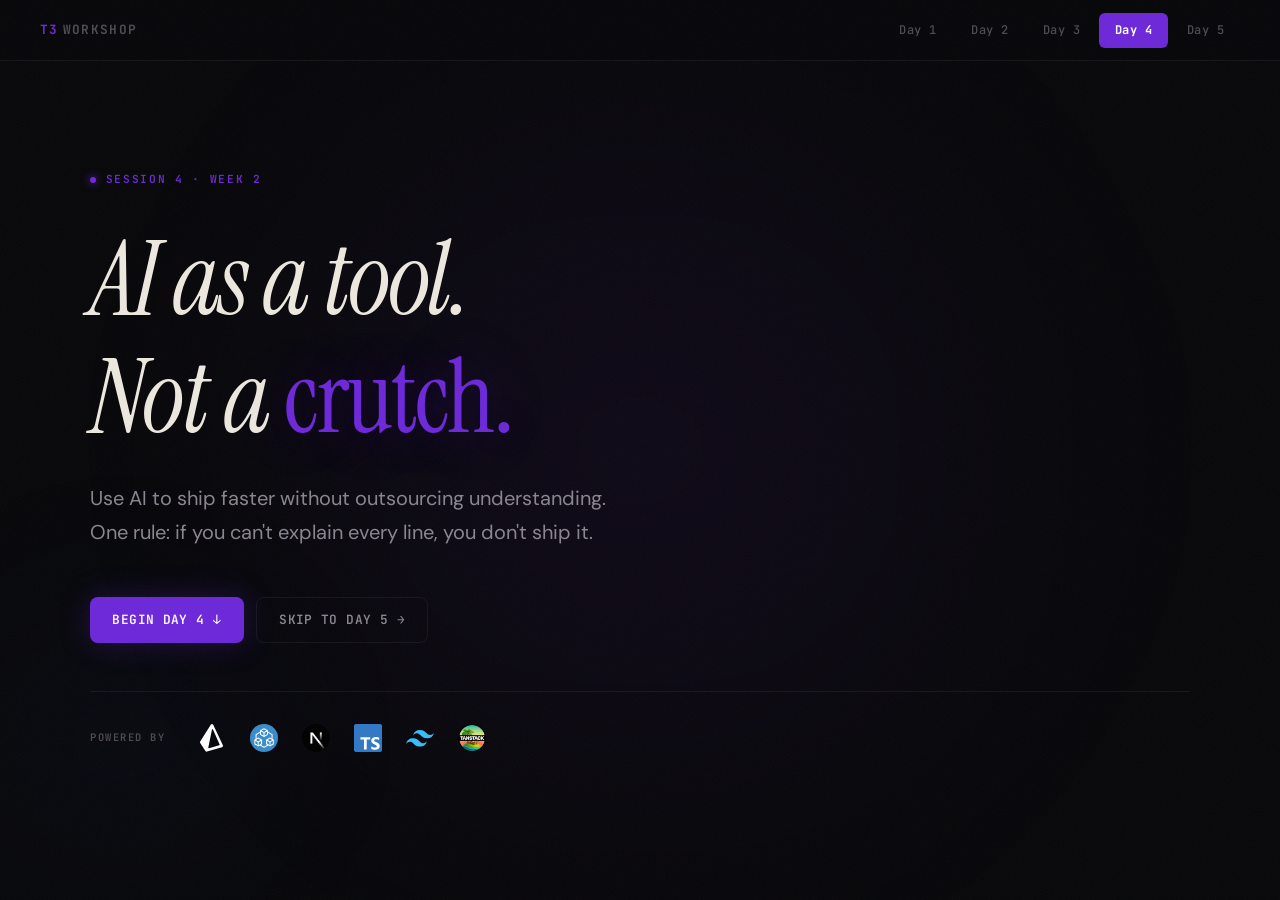
<file: day4.html>
<!DOCTYPE html>
<html lang="en">
<head>
  <meta charset="UTF-8">
  <meta name="viewport" content="width=device-width, initial-scale=1.0">
  <title>T3 Workshop — Day 4: Using AI Effectively + Client Communication</title>
  <link rel="stylesheet" href="styles.css">
  <link rel="preconnect" href="https://fonts.googleapis.com">
  <link rel="preconnect" href="https://fonts.gstatic.com" crossorigin>
  <link href="https://fonts.googleapis.com/css2?family=DM+Sans:wght@400;500;600;700&family=Instrument+Serif:ital@0;1&family=JetBrains+Mono:wght@400;500;600;700&display=swap" rel="stylesheet">
</head>
<body>

<nav>
  <div class="logo"><b>T3</b>&thinsp;WORKSHOP</div>
  <div class="nav-links">
    <a href="index.html">Day 1</a>
    <a href="day2.html">Day 2</a>
    <a href="day3.html">Day 3</a>
    <a href="day4.html" class="active">Day 4</a>
    <a href="day5.html">Day 5</a>
  </div>
</nav>

<main>

<!-- ═══ HERO ═══ -->
<header class="hero">
  <div class="hero-inner">
    <div class="tag"><span class="dot"></span> Session 4 &middot; Week 2</div>
    <h1>AI as a tool.<br>Not a <em>crutch.</em></h1>
    <p class="subtitle">
      Use AI to ship faster without outsourcing understanding.
      One rule: if you can't explain every line, you don't ship it.
    </p>
    <div class="cta-group">
      <a href="#s4" class="btn btn-primary">Begin Day 4 &darr;</a>
      <a href="day5.html" class="btn btn-ghost">Skip to Day 5 &rarr;</a>
    </div>
    <div class="tech-bar">
      <span class="tech-label">Powered by</span>
      <div class="logos">
        <img src="assets/prisma.svg" alt="Prisma" title="Prisma">
        <img src="assets/trpc.png" alt="tRPC" title="tRPC" style="border-radius:50%;">
        <img src="assets/nextjs.png" alt="Next.js" title="Next.js" style="border-radius:50%;">
        <img src="assets/typescript.svg" alt="TypeScript" title="TypeScript">
        <img src="assets/tailwindcss.svg" alt="Tailwind" title="Tailwind CSS">
        <img src="assets/tanstack.png" alt="TanStack" title="TanStack Query" style="border-radius:50%;">
      </div>
    </div>
  </div>
</header>

<!-- ═══ THE RULE ═══ -->
<div class="slide reveal" id="s4" data-num="01">
  <div class="slide-label"><span class="line"></span> AI as a tool &middot; 20 min</div>
  <h2>The rule: explain every line</h2>
  <p style="margin-bottom:1.5rem;">
    If you can't explain every line of AI-generated code, you don't ship it.
    You own the code, not the AI.
  </p>

  <blockquote class="reveal" style="margin-bottom:1.5rem;">
    "Treat AI-generated code as a draft that requires human review and understanding."
    <cite style="display:block; margin-top:0.5rem; font-size:0.9rem;">— Addy Osmani</cite>
  </blockquote>

  <div class="pain-grid reveal-stagger" style="grid-template-columns: 1fr 1fr;">
    <div class="pain-item">
      <div class="pain-icon" style="color:var(--coral);">1.7&times;</div>
      <h4>Measured risk</h4>
      <p>PRs containing AI-authored code had 1.7x more issues than human-only PRs. Review isn't optional.</p>
    </div>
    <div class="pain-item">
      <div class="pain-icon" style="color:var(--teal);">&#10003;</div>
      <h4>What you gain</h4>
      <p>Accountability, preserved skills, fewer hidden defects, and less team friction when you own every line.</p>
    </div>
  </div>

  <div class="callout warn reveal" style="margin-top:1.5rem;">
    <h4>When you skip review</h4>
    <p>Lost accountability, eroded skills, hidden defects that cost 30&ndash;100&times; more to fix in production,
    and reviewers catching issues you should have found. Your job shifts from writing code to integrating it.</p>
  </div>
</div>

<!-- ═══ FOUR AI WORKFLOWS ═══ -->
<div class="slide reveal" data-num="02">
  <div class="slide-label"><span class="line"></span> Live demo</div>
  <h2>Four AI workflows (tRPC project)</h2>
  <p style="margin-bottom:1.5rem;">
    Use these four workflows on your T3 project. Each has a clear input and output.
  </p>

  <div class="pain-grid reveal-stagger" style="grid-template-columns: 1fr 1fr;">
    <div class="pain-item">
      <div class="pain-icon" style="color:var(--accent);">1</div>
      <h4>Comprehension</h4>
      <p>Paste unfamiliar tRPC middleware. Ask: <span class="c">"Explain this in plain English"</span>. Use to onboard to existing patterns.</p>
    </div>
    <div class="pain-item">
      <div class="pain-icon" style="color:var(--teal);">2</div>
      <h4>Debugging</h4>
      <p>Structured prompt: error message + what you tried + context. Get targeted help instead of generic fixes.</p>
    </div>
    <div class="pain-item">
      <div class="pain-icon" style="color:var(--lavender);">3</div>
      <h4>Boilerplate</h4>
      <p><span class="c">"Generate a Zod schema for a user profile form with these fields"</span> &rarr; review and adjust. Don't hand-edit blindly.</p>
    </div>
    <div class="pain-item">
      <div class="pain-icon" style="color:var(--peach);">4</div>
      <h4>Design rubber-ducking</h4>
      <p><span class="c">"I need tagging on tasks. Separate table or JSON field? Here's my schema."</span> Discuss tradeoffs before coding.</p>
    </div>
  </div>

  <div class="cols reveal" style="margin-top:1.5rem;">
    <div class="callout" style="margin:0;">
      <h4>Live demo</h4>
      <p>Run through all four workflows on your T3 project during the session.</p>
    </div>
    <div class="callout ok" style="margin:0;">
      <h4>Rubber-duck rule</h4>
      <p>Design prompts are for thinking out loud. Don't implement until you understand the tradeoffs.</p>
    </div>
  </div>
</div>

<!-- ═══ THE PROMPTING FORMULA ═══ -->
<div class="slide reveal" data-num="03">
  <div class="slide-label"><span class="line"></span> Prompting</div>
  <h2>The prompting formula</h2>
  <p style="margin-bottom:1.5rem;">
    <strong style="color:var(--accent);">Context + Constraint + Specific Ask</strong>.
    61% of developers struggle with AI code quality due to insufficient context&mdash;not model limits.
  </p>

  <div class="cols reveal">
    <div class="callout" style="margin:0; border-color:rgba(192,132,252,0.35);">
      <h4 style="color:var(--coral);">Bad</h4>
      <p><em>"fix my code"</em></p>
      <p style="font-size:0.9rem; color:var(--tx-3); margin-top:0.5rem;">No context. No error. No behavior. AI guesses.</p>
    </div>
    <div class="callout ok" style="margin:0;">
      <h4 style="color:var(--teal);">Good</h4>
      <p><em>"Here's my tRPC router [paste]. The create mutation throws [error] when I send [input]. I expect [behavior]. What's wrong?"</em></p>
      <p style="font-size:0.9rem; color:var(--tx-3); margin-top:0.5rem;">Context + constraint + specific ask.</p>
    </div>
  </div>

  <div class="callout ok reveal" style="margin-top:1.5rem;">
    <h4>Research insight</h4>
    <p>Context improves code generation more than role-playing personas. Treat AI like a colleague who needs onboarding to your codebase.</p>
  </div>
</div>

<!-- ═══ WHEN NOT TO USE AI ═══ -->
<div class="slide reveal" data-num="04">
  <div class="slide-label"><span class="line"></span> Boundaries</div>
  <h2>When <em>not</em> to use AI</h2>
  <p style="margin-bottom:1.5rem;">
    AI is a tool. Some situations require human judgment and full understanding.
  </p>

  <div class="pain-grid reveal-stagger" style="grid-template-columns: 1fr 1fr 1fr;">
    <div class="pain-item">
      <div class="pain-icon" style="color:var(--coral);">&times;</div>
      <h4>Architectural decisions</h4>
      <p>Don't use AI for decisions you don't understand yet. Learn first, then decide.</p>
    </div>
    <div class="pain-item">
      <div class="pain-icon" style="color:var(--coral);">&times;</div>
      <h4>Security-sensitive code</h4>
      <p>Auth, tokens, encryption. If it guards user data, you must own every line.</p>
    </div>
    <div class="pain-item">
      <div class="pain-icon" style="color:var(--coral);">&times;</div>
      <h4>Tempted to skip understanding</h4>
      <p>If your instinct is to paste and hope, stop. That's when you need to slow down.</p>
    </div>
  </div>

  <blockquote class="reveal" style="margin-top:1.5rem;">
    Never outsource the reading. Hold AI-written code to the same standards as human teammates.
  </blockquote>
</div>

<!-- ═══ CLAUDE MAXXING ═══ -->
<div class="slide reveal" data-num="05">
  <div class="slide-label"><span class="line"></span> Maximising AI usage &middot; 35 min</div>
  <h2>Claude Maxxing</h2>
  <p style="margin-bottom:1.5rem;">
    Skills, MCPs, context engineering, and autonomous loops. Get the most out of Claude Code.
  </p>

  <div class="callout ok reveal" style="margin-bottom:1.5rem;">
    <h4>Explore</h4>
    <p><a href="https://claudemaxxing.org" target="_blank" rel="noopener">claudemaxxing.org</a> &mdash; Skills, MCPs, CoVe (Chain-of-Verification), Ralph Loop, GSD (Get Shit Done).</p>
  </div>

  <div class="pain-grid reveal-stagger" style="grid-template-columns: 1fr 1fr;">
    <div class="pain-item">
      <div class="pain-icon" style="color:var(--accent);">CoVe</div>
      <h4>Chain-of-Verification</h4>
      <p>Create &rarr; Outline &rarr; Verify &rarr; Emit. Claude tests its own code against docs and codebase.</p>
    </div>
    <div class="pain-item">
      <div class="pain-icon" style="color:var(--teal);">GSD</div>
      <h4>Get Shit Done</h4>
      <p>Discuss, plan, execute, verify. State in files, not context. Fresh 200K windows per task.</p>
    </div>
  </div>

  <blockquote class="reveal" style="margin-top:1.5rem;">
    "Give me six hours to implement a feature and I will spend the first four writing the prompt."
    <cite style="display:block; margin-top:0.5rem; font-size:0.9rem;">— adapted from Eisenhower</cite>
  </blockquote>
</div>

<!-- ═══ BOTTOM NAV ═══ -->
<div class="end-slide">
  <div class="page-nav">
    <a href="day3.html">
      <span class="pn-label">&larr; Previous</span>
      <span class="pn-title">Day 3: Frontend + Full Loop</span>
    </a>
    <a href="day5.html">
      <span class="pn-label">Next &rarr;</span>
      <span class="pn-title">Day 5: Flagging Issues + Capstone Demo</span>
    </a>
  </div>

  <footer>
    <div class="f-links">
      <a href="index.html">Day 1</a>
      <a href="day2.html">Day 2</a>
      <a href="day3.html">Day 3</a>
      <a href="day4.html">Day 4</a>
      <a href="day5.html">Day 5</a>
    </div>
    <p>T3 Stack Workshop &mdash; Lyra Fellowship</p>
  </footer>
</div>

</main>

<script>
const io = new IntersectionObserver((entries) => {
  entries.forEach(e => { if (e.isIntersecting) e.target.classList.add('vis'); });
}, { threshold: 0.08 });
document.querySelectorAll('.reveal, .reveal-stagger').forEach(el => io.observe(el));
</script>

</body>
</html>
</file>
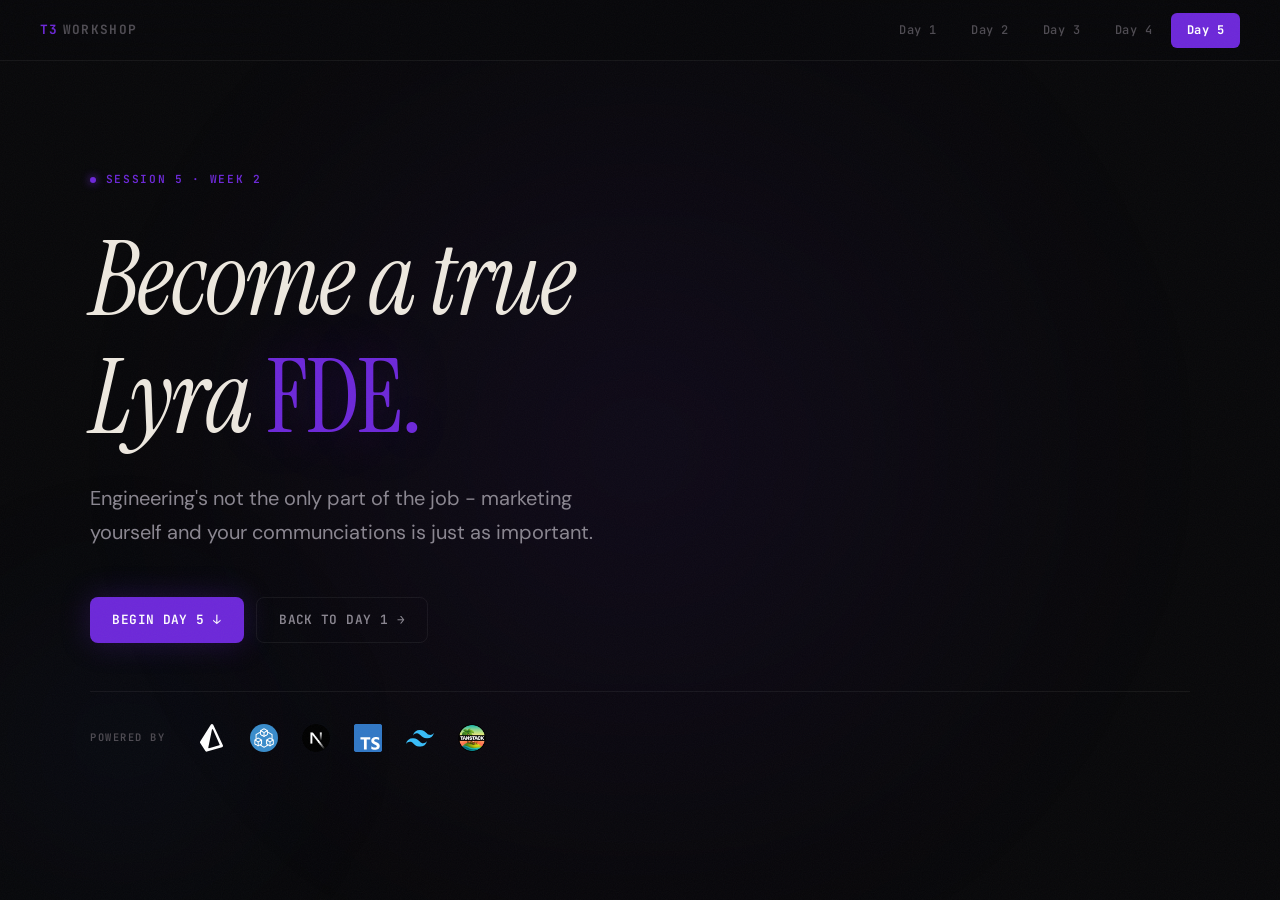
<file: day5.html>
<!DOCTYPE html>
<html lang="en">
<head>
  <meta charset="UTF-8">
  <meta name="viewport" content="width=device-width, initial-scale=1.0">
  <title>T3 Workshop — Day 5: Flagging Issues + Capstone Demo</title>
  <link rel="stylesheet" href="styles.css">
  <link rel="preconnect" href="https://fonts.googleapis.com">
  <link rel="preconnect" href="https://fonts.gstatic.com" crossorigin>
  <link href="https://fonts.googleapis.com/css2?family=DM+Sans:wght@400;500;600;700&family=Instrument+Serif:ital@0;1&family=JetBrains+Mono:wght@400;500;600;700&display=swap" rel="stylesheet">
</head>
<body>

<nav>
  <div class="logo"><b>T3</b>&thinsp;WORKSHOP</div>
  <div class="nav-links">
    <a href="index.html">Day 1</a>
    <a href="day2.html">Day 2</a>
    <a href="day3.html">Day 3</a>
    <a href="day4.html">Day 4</a>
    <a href="day5.html" class="active">Day 5</a>
  </div>
</nav>

<main>

<!-- ═══ HERO ═══ -->
<header class="hero">
  <div class="hero-inner">
    <div class="tag"><span class="dot"></span> Session 5 &middot; Week 2</div>
    <h1>Become a true<br>Lyra <em>FDE.</em></h1>
    <p class="subtitle">
      Engineering's not the only part of the job - marketing yourself and your communciations is just as important.
    </p>
    <div class="cta-group">
      <a href="#s5" class="btn btn-primary">Begin Day 5 &darr;</a>
      <a href="index.html" class="btn btn-ghost">Back to Day 1 &rarr;</a>
    </div>
    <div class="tech-bar">
      <span class="tech-label">Powered by</span>
      <div class="logos">
        <img src="assets/prisma.svg" alt="Prisma" title="Prisma">
        <img src="assets/trpc.png" alt="tRPC" title="tRPC" style="border-radius:50%;">
        <img src="assets/nextjs.png" alt="Next.js" title="Next.js" style="border-radius:50%;">
        <img src="assets/typescript.svg" alt="TypeScript" title="TypeScript">
        <img src="assets/tailwindcss.svg" alt="Tailwind" title="Tailwind CSS">
        <img src="assets/tanstack.png" alt="TanStack" title="TanStack Query" style="border-radius:50%;">
      </div>
    </div>
  </div>
</header>

<!-- RATIO OF TYPE OF WORK -->
<div class="slide reveal" id="s5-ratio">
  <div class="slide-label"><span class="line"></span>Being a true FDE</div>
  <h2>It's not all about shipping code</h2>
  <p style="margin-bottom:1.5rem;">
    Ensuring your client understands the value of you and what you're doing is just as important.
  </p>
  <p style="margin-bottom:1.5rem;">
    <strong>Show them your worth as a <span style="text-decoration:underline; text-decoration-color:#6d28d9; text-decoration-thickness:0.16em;">real person</span></strong>, not just a <span class="code">code monkey</span>.
  </p>
</div>


<!-- ═══ TRANSLATE DON'T EDUCATE ═══ -->
<div class="slide reveal" id="s5" data-num="01">
  <div class="slide-label"><span class="line"></span> Client communication &middot; 20 min</div>
  <h2>Translate, don't educate</h2>
  <p style="margin-bottom:1.5rem;">
    Clients need to know when their feature ships, not how tRPC works.
    Outcome-focused communication.
  </p>

  <div class="cols reveal">
    <div class="callout" style="margin:0;">
      <h4>Don't say</h4>
      <p>"I'm refactoring the tRPC router to add Zod validation on the input schema."</p>
    </div>
    <div class="callout ok" style="margin:0;">
      <h4>Say instead</h4>
      <p>"Form validation is done. Users will see clear errors when they submit invalid data."</p>
    </div>
  </div>
</div>

<!-- ═══ STATUS UPDATES FORMULA ═══ -->
<div class="slide reveal" data-num="02">
  <div class="slide-label"><span class="line"></span> Status updates</div>
  <h2>Status updates formula</h2>
  <p style="margin-bottom:1.5rem;">
    Executives have ~30 seconds to review. Keep it concise. Visuals over walls of text.
  </p>

  <div class="callout reveal" style="max-width:36rem;">
    <p><strong>1. What's done</strong> — completed since last update</p>
    <p><strong>2. What's in progress</strong> — current work</p>
    <p><strong>3. What's blocked</strong> — issues preventing progress</p>
    <p><strong>4. What I need from you</strong> — decisions, input, or approvals</p>
  </div>

  <div class="callout ok reveal" style="margin-top:1.5rem;">
    <h4>Never leave them guessing</h4>
    <p>Remind clients what you need. Blockers without "what I need from you" create silence and drift.</p>
  </div>
</div>

<!-- ═══ DELIVERING BAD NEWS ═══ -->
<div class="slide reveal" data-num="03">
  <div class="slide-label"><span class="line"></span> Bad news</div>
  <h2>Delivering bad news</h2>
  <p style="margin-bottom:1.5rem;">
    Framework: <strong style="color:var(--accent);">Acknowledge &rarr; Explain impact &rarr; Propose path forward</strong>.
    Never report a problem without a recommendation.
  </p>

  <div class="pain-grid reveal-stagger" style="grid-template-columns: 1fr 1fr 1fr;">
    <div class="pain-item">
      <div class="pain-icon" style="color:var(--teal);">1</div>
      <h4>Acknowledge</h4>
      <p>Recognize how the news affects them. Put yourself in their position.</p>
    </div>
    <div class="pain-item">
      <div class="pain-icon" style="color:var(--peach);">2</div>
      <h4>Explain impact</h4>
      <p>Be direct. What happened, why, and what it means for the timeline or scope.</p>
    </div>
    <div class="pain-item">
      <div class="pain-icon" style="color:var(--accent);">3</div>
      <h4>Propose path forward</h4>
      <p>Focus most of the conversation on the solution, not the problem.</p>
    </div>
  </div>

  <div class="callout warn reveal" style="margin-top:1.5rem;">
    <h4>Rule</h4>
    <p>Don't just dump the problem. Come with at least one concrete recommendation. That's where you regain trust.</p>
  </div>
</div>

<!-- ═══ ASKING QUESTIONS WELL ═══ -->
<div class="slide reveal" data-num="04">
  <div class="slide-label"><span class="line"></span> Asking questions</div>
  <h2>Asking questions well</h2>
  <p style="margin-bottom:1.5rem;">
    Vague complaints don't get answers. Specific questions do.
  </p>

  <div class="cols reveal">
    <div class="callout" style="margin:0; border-color:rgba(192,132,252,0.35);">
      <h4 style="color:var(--coral);">Bad</h4>
      <p><em>"The requirements are unclear."</em></p>
      <p style="font-size:0.9rem; color:var(--tx-3); margin-top:0.5rem;">Puts burden on them to guess what you need.</p>
    </div>
    <div class="callout ok" style="margin:0;">
      <h4 style="color:var(--teal);">Good</h4>
      <p><em>"I want to confirm: when you say X, do you mean A or B? I'm leaning toward A because [reason]."</em></p>
      <p style="font-size:0.9rem; color:var(--tx-3); margin-top:0.5rem;">Gives them an easy yes/no.</p>
    </div>
  </div>

  <div class="callout ok reveal" style="margin-top:1.5rem;">
    <h4>Live exercise</h4>
    <p>Show 2 bad status updates on screen. Rewrite them together as a group.</p>
  </div>
</div>

<!-- ═══ DEMO SKILLS ═══ -->
<div class="slide reveal" data-num="05">
  <div class="slide-label"><span class="line"></span> Demo skills &middot; 10 min</div>
  <h2>Demo skills</h2>
  <p style="margin-bottom:1.5rem;">
    Structure: <strong style="color:var(--accent);">Context &rarr; What you built &rarr; Show it working &rarr; What's next</strong>.
  </p>

  <div class="callout warn reveal">
    <h4>Rule</h4>
    <p>Show the product, not the code. Clients don't care about your router.</p>
  </div>

  <div class="assignment reveal" style="margin-top:1.5rem;">
    <h3>// Quick practice</h3>
    <p>Each person gives a 60-second demo of one feature to a partner. Partner gives one piece of feedback.</p>
  </div>
</div>

<!-- ═══ 30 MINUTE RULE ═══ -->
<div class="slide reveal" data-num="06">
  <div class="slide-label"><span class="line"></span> Flagging issues &middot; 20 min</div>
  <h2>The 30-minute rule</h2>
  <p style="margin-bottom:1.5rem;">
    Stuck with no forward progress for 30 minutes? Escalate.
    This isn't failure&mdash;it's professional judgment.
  </p>

  <div class="callout ok reveal">
    <h4>In consulting and small teams</h4>
    <p>Silent struggling burns the project. Your client or lead can't help if they don't know you're stuck.</p>
  </div>
</div>

<!-- ═══ RED FLAGS ═══ -->
<div class="slide reveal" data-num="07">
  <div class="slide-label"><span class="line"></span> Red flags</div>
  <h2>Red flags to recognize</h2>
  <p style="margin-bottom:1.5rem;">
    Know when to escalate. These signal you're in risky territory.
  </p>

  <div class="pain-grid reveal-stagger" style="grid-template-columns: 1fr 1fr 1fr;">
    <div class="pain-item">
      <div class="pain-icon" style="color:var(--coral);">T</div>
      <h4>Technical</h4>
      <p>Vague requirements, scope creep disguised as "small changes," building something you can't explain.</p>
    </div>
    <div class="pain-item">
      <div class="pain-icon" style="color:var(--peach);">P</div>
      <h4>Process</h4>
      <p>Client unresponsive on blocking questions, priorities shifting with no updated timeline.</p>
    </div>
    <div class="pain-item">
      <div class="pain-icon" style="color:var(--lavender);">Y</div>
      <h4>Personal</h4>
      <p>You're guessing instead of knowing, avoiding the hard part of the ticket.</p>
    </div>
  </div>
</div>

<!-- ═══ HOW TO FLAG WELL ═══ -->
<div class="slide reveal" data-num="08">
  <div class="slide-label"><span class="line"></span> Escalation</div>
  <h2>How to flag well</h2>
  <p style="margin-bottom:1.5rem;">
    Use this template: <span class="c">"I've identified [issue]. Impact is [X]. I recommend [Y]. I need [Z] to proceed."</span>
  </p>

  <div class="callout reveal" style="max-width:36rem;">
    <p><strong>I've identified</strong> — the issue in one sentence</p>
    <p><strong>Impact is</strong> — what happens if we don't fix it</p>
    <p><strong>I recommend</strong> — your proposed solution</p>
    <p><strong>I need from you</strong> — decision, input, or approval to proceed</p>
  </div>

  <div class="assignment reveal" style="margin-top:1.5rem;">
    <h3>// Quick exercise</h3>
    <p>Show 2 scenarios on screen. Each person writes an escalation message in 2 minutes. Share and critique 1&ndash;2 as a group.</p>
  </div>
</div>

<!-- ═══ ENGINEERING JUDGMENT ═══ -->
<div class="slide reveal" data-num="09">
  <div class="slide-label"><span class="line"></span> Engineering judgment &middot; 10 min</div>
  <h2>Engineering judgment, fast</h2>
  <p style="margin-bottom:1.5rem;">
    Build vs library. "Good enough" vs perfect. Push back vs just build it.
  </p>

  <div class="callout ok reveal" style="margin-bottom:1.5rem;">
    <h4>The key question</h4>
    <p>"What's the cost of being wrong?" Low cost &rarr; move fast. High cost &rarr; slow down, ask, validate.</p>
  </div>

  <div class="cols reveal">
    <div class="callout" style="margin:0;">
      <h4>Satisficing</h4>
      <p>Herbert Simon: pursuing the optimal often costs more than the marginal gain. Barry Schwartz: maximizers report lower satisfaction and more regret.</p>
    </div>
    <div class="callout" style="margin:0;">
      <h4>Example</h4>
      <p>Client asks for real-time updates. WebSockets vs poll every 5 seconds? How do you decide, and how do you communicate the tradeoff?</p>
    </div>
  </div>
</div>

<!-- ═══ RESOURCES ═══ -->
<div class="slide reveal" data-num="11">
  <div class="slide-label"><span class="line"></span> Resources</div>
  <h2>Keep building</h2>

  <div class="card-grid reveal-stagger" style="margin-top:2rem;">
    <div class="card">
      <h3>T3 Stack</h3>
      <p><a href="https://create.t3.gg" target="_blank" rel="noopener">create.t3.gg</a> — docs, tutorials, community</p>
    </div>
    <div class="card">
      <h3>Prisma</h3>
      <p><a href="https://www.prisma.io/docs" target="_blank" rel="noopener">prisma.io/docs</a> — schema, queries, migrations</p>
    </div>
    <div class="card">
      <h3>tRPC</h3>
      <p><a href="https://trpc.io/docs" target="_blank" rel="noopener">trpc.io/docs</a> — routers, middleware, errors</p>
    </div>
    <div class="card">
      <h3>TanStack Query</h3>
      <p><a href="https://tanstack.com/query" target="_blank" rel="noopener">tanstack.com/query</a> — caching, mutations</p>
    </div>
    <div class="card">
      <h3>Tailwind CSS</h3>
      <p><a href="https://tailwindcss.com/docs" target="_blank" rel="noopener">tailwindcss.com/docs</a> — utilities, responsive</p>
    </div>
  </div>
</div>

<!-- ═══ BOTTOM NAV ═══ -->
<div class="end-slide">
  <div class="page-nav">
    <a href="day4.html">
      <span class="pn-label">&larr; Previous</span>
      <span class="pn-title">Day 4: Using AI Effectively</span>
    </a>
    <a href="index.html">
      <span class="pn-label">Back to start &rarr;</span>
      <span class="pn-title">Day 1: Schema-First</span>
    </a>
  </div>

  <footer>
    <div class="f-links">
      <a href="index.html">Day 1</a>
      <a href="day2.html">Day 2</a>
      <a href="day3.html">Day 3</a>
      <a href="day4.html">Day 4</a>
      <a href="day5.html">Day 5</a>
    </div>
    <p>T3 Stack Workshop &mdash; Lyra Fellowship</p>
  </footer>
</div>

</main>

<script>
const io = new IntersectionObserver((entries) => {
  entries.forEach(e => { if (e.isIntersecting) e.target.classList.add('vis'); });
}, { threshold: 0.08 });
document.querySelectorAll('.reveal, .reveal-stagger').forEach(el => io.observe(el));
</script>

</body>
</html>
</file>
<file: styles.css>
/* ═══════════════════════════════════════════
   T3 WORKSHOP — "Neon Terminal Editorial"
   Cadbury purple × dark blue × editorial serif × grain
   ═══════════════════════════════════════════ */

/* ── RESET ── */
*, *::before, *::after { box-sizing: border-box; margin: 0; padding: 0; }

/* ── PALETTE ── */
:root {
  --bg:          #08080a;
  --bg-surface:  #111114;
  --bg-card:     #16161a;
  --bg-card-h:   #1c1c22;
  --bg-code:     #0c0c10;
  --tx:          #ede8df;
  --tx-2:        #8a8690;
  --tx-3:        #4e4b52;
  /* Cadbury-inspired purple (primary) + dark blue (secondary) */
  --accent:      #6d28d9;
  --accent-dim:  rgba(109, 40, 217, 0.2);
  --accent-glow: rgba(109, 40, 217, 0.1);
  --blue:        #1e40af;
  --blue-dim:    rgba(30, 64, 175, 0.15);
  --teal:        #3b82f6;
  --peach:       #a78bfa;
  --coral:       #c084fc;
  --lavender:    #818cf8;
  --border:      rgba(255, 255, 255, 0.06);
  --border-h:    rgba(255, 255, 255, 0.1);
  --radius:      14px;
  --radius-sm:   8px;
  --serif:       'Instrument Serif', 'Georgia', serif;
  --sans:        'DM Sans', system-ui, sans-serif;
  --mono:        'JetBrains Mono', 'Fira Code', monospace;
}

html, body {
  height: 100%;
  overflow: hidden;
  font-size: 16px;
}

body {
  font-family: var(--sans);
  background: var(--bg);
  color: var(--tx);
  line-height: 1.7;
  -webkit-font-smoothing: antialiased;
  -moz-osx-font-smoothing: grayscale;
}

/* ── SNAP SCROLL ── */
main {
  height: 100vh;
  overflow-y: scroll;
  overflow-x: hidden;
  scroll-snap-type: y mandatory;
}

.hero,
.slide,
.end-slide {
  scroll-snap-align: start;
}

/* ── GRAIN OVERLAY ── */
body::after {
  content: '';
  position: fixed;
  inset: 0;
  z-index: 9999;
  pointer-events: none;
  opacity: 0.035;
  background-image: url("data:image/svg+xml,%3Csvg viewBox='0 0 256 256' xmlns='http://www.w3.org/2000/svg'%3E%3Cfilter id='n'%3E%3CfeTurbulence type='fractalNoise' baseFrequency='0.9' numOctaves='4' stitchTiles='stitch'/%3E%3C/filter%3E%3Crect width='100%25' height='100%25' filter='url(%23n)'/%3E%3C/svg%3E");
  background-size: 256px;
}

/* ── SCROLLBAR ── */
::-webkit-scrollbar { width: 5px; }
::-webkit-scrollbar-track { background: transparent; }
::-webkit-scrollbar-thumb { background: var(--accent); border-radius: 3px; }

::selection {
  background: var(--accent);
  color: #fff;
}

/* ── TYPOGRAPHY ── */
h1, h2, h3, h4 { line-height: 1.15; }

h1 {
  font-family: var(--serif);
  font-weight: 400;
  font-style: italic;
  font-size: clamp(3rem, 8vw, 6.5rem);
  color: var(--tx);
  letter-spacing: -0.02em;
}

h2 {
  font-family: var(--serif);
  font-weight: 400;
  font-size: clamp(2rem, 5vw, 3.5rem);
  color: var(--tx);
  letter-spacing: -0.01em;
}

h3 {
  font-family: var(--sans);
  font-weight: 600;
  font-size: 1.15rem;
  color: var(--accent);
  text-transform: uppercase;
  letter-spacing: 0.06em;
}

p { color: var(--tx-2); max-width: 60ch; font-size: 1.1rem; }

a {
  color: var(--accent);
  text-decoration: none;
  transition: color 0.2s, opacity 0.2s;
}
a:hover { color: var(--tx); }

blockquote {
  font-family: var(--serif);
  font-style: italic;
  font-size: 1.3rem;
  color: var(--tx-2);
  border-left: 2px solid var(--accent);
  padding: 1rem 0 1rem 1.5rem;
  margin: 2rem 0;
  max-width: 50ch;
}

/* ── NAVIGATION ── */
nav {
  position: fixed;
  top: 0;
  left: 0;
  right: 0;
  z-index: 100;
  display: flex;
  align-items: center;
  justify-content: space-between;
  padding: 0.8rem 2.5rem;
  background: rgba(8, 8, 10, 0.8);
  backdrop-filter: blur(24px) saturate(1.5);
  border-bottom: 1px solid var(--border);
}

.logo {
  font-family: var(--mono);
  font-size: 0.8rem;
  font-weight: 700;
  letter-spacing: 0.1em;
  text-transform: uppercase;
  color: var(--tx-3);
}
.logo b { color: var(--accent); }

.nav-links {
  display: flex;
  gap: 0.15rem;
  list-style: none;
}

.nav-links a {
  display: block;
  padding: 0.45rem 1rem;
  font-family: var(--mono);
  font-size: 0.75rem;
  font-weight: 500;
  letter-spacing: 0.04em;
  color: var(--tx-3);
  border-radius: 6px;
  transition: all 0.25s;
}

.nav-links a:hover { color: var(--tx); background: rgba(255,255,255,0.04); }
.nav-links a.active {
  color: #fff;
  background: var(--accent);
  font-weight: 700;
}

/* ── HERO ── */
.hero {
  min-height: 100vh;
  display: flex;
  flex-direction: column;
  justify-content: center;
  padding: 8rem 3rem 5rem;
  position: relative;
  overflow: hidden;
}

.hero-inner {
  max-width: 1100px;
  margin: 0 auto;
  width: 100%;
  position: relative;
  z-index: 1;
}

/* Hero background meshes */
.hero::before {
  content: '';
  position: absolute;
  inset: 0;
  border-radius: 50%;
  background: radial-gradient(circle, rgba(109,40,217,0.08) 0%, transparent 65%);
  filter: blur(80px);
  pointer-events: none;
}

.hero::after {
  content: '';
  position: absolute;
  bottom: -10%;
  left: -10%;
  width: 500px;
  height: 500px;
  border-radius: 50%;
  background: radial-gradient(circle, rgba(30,64,175,0.06) 0%, transparent 65%);
  filter: blur(60px);
  pointer-events: none;
}

.tag {
  display: inline-flex;
  align-items: center;
  gap: 0.6rem;
  font-family: var(--mono);
  font-size: 0.7rem;
  font-weight: 600;
  letter-spacing: 0.15em;
  text-transform: uppercase;
  color: var(--accent);
  margin-bottom: 2rem;
  position: relative;
  z-index: 1;
}

.tag .dot {
  width: 6px;
  height: 6px;
  border-radius: 50%;
  background: var(--accent);
  box-shadow: 0 0 8px var(--accent);
  animation: blink 2.5s infinite;
}

@keyframes blink {
  0%, 100% { opacity: 1; }
  50% { opacity: 0.3; }
}

.hero h1 {
  position: relative;
  z-index: 1;
  margin-bottom: 1.5rem;
}

.hero h1 em {
  font-style: normal;
  color: var(--accent);
  text-shadow: 0 0 60px rgba(109,40,217,0.3);
}

.hero .subtitle {
  font-size: 1.25rem;
  color: var(--tx-2);
  max-width: 520px;
  line-height: 1.7;
  margin-bottom: 3rem;
  position: relative;
  z-index: 1;
}

.cta-group {
  display: flex;
  gap: 0.75rem;
  flex-wrap: wrap;
  position: relative;
  z-index: 1;
}

/* ── BUTTONS ── */
.btn {
  display: inline-flex;
  align-items: center;
  gap: 0.5rem;
  padding: 0.7rem 1.4rem;
  border-radius: var(--radius-sm);
  font-family: var(--mono);
  font-weight: 600;
  font-size: 0.8rem;
  letter-spacing: 0.03em;
  cursor: pointer;
  border: none;
  transition: all 0.3s cubic-bezier(0.16, 1, 0.3, 1);
  text-transform: uppercase;
}

.btn-primary {
  background: var(--accent);
  color: #fff;
  box-shadow: 0 0 30px rgba(109,40,217,0.25);
}
.btn-primary:hover {
  transform: translateY(-2px);
  box-shadow: 0 0 50px rgba(109,40,217,0.35);
  color: #fff;
}

.btn-ghost {
  background: transparent;
  color: var(--tx-2);
  border: 1px solid var(--border);
}
.btn-ghost:hover {
  color: var(--tx);
  border-color: var(--border-h);
  background: rgba(255,255,255,0.03);
}

/* ── TECH STACK BAR ── */
.tech-bar {
  display: flex;
  align-items: center;
  gap: 2rem;
  padding: 2rem 0;
  margin-top: 3rem;
  border-top: 1px solid var(--border);
  flex-wrap: wrap;
  position: relative;
  z-index: 1;
}

.tech-bar .tech-label {
  font-family: var(--mono);
  font-size: 0.65rem;
  font-weight: 600;
  text-transform: uppercase;
  letter-spacing: 0.15em;
  color: var(--tx-3);
  white-space: nowrap;
}

.tech-bar .logos {
  display: flex;
  gap: 1.5rem;
  align-items: center;
}

.tech-bar img {
  width: 28px;
  height: 28px;
  object-fit: contain;
  transition: all 0.3s;
}

/* ── SLIDES ── */
.slide {
  position: relative;
  padding: 8rem 3rem;
  max-width: 1100px;
  margin: 0 auto;
  border-bottom: 1px solid var(--border);
  min-height: 100vh;
  display: flex;
  flex-direction: column;
  justify-content: center;
}

/* End slide (page-nav + footer) */
.end-slide {
  min-height: 50vh;
  display: flex;
  flex-direction: column;
  justify-content: center;
}

.slide:last-of-type { border-bottom: none; }

/* Large background numbers */
.slide[data-num]::before {
  content: attr(data-num);
  position: absolute;
  top: 3rem;
  right: 0;
  font-family: var(--serif);
  font-style: italic;
  font-size: clamp(8rem, 18vw, 14rem);
  line-height: 1;
  color: transparent;
  -webkit-text-stroke: 1px rgba(109,40,217,0.08);
  pointer-events: none;
  user-select: none;
}

.slide-label {
  display: inline-flex;
  align-items: center;
  gap: 0.4rem;
  font-family: var(--mono);
  font-size: 0.65rem;
  font-weight: 700;
  text-transform: uppercase;
  letter-spacing: 0.18em;
  color: var(--tx-3);
  margin-bottom: 1.5rem;
}

.slide-label .line {
  display: inline-block;
  width: 24px;
  height: 1px;
  background: var(--tx-3);
}

.slide h2 { margin-bottom: 1rem; }
.slide > p { margin-bottom: 2.5rem; }

/* ── PIE CHART ── */
.pie-chart-wrap {
  display: flex;
  flex-direction: column;
  align-items: center;
  margin-top: 1rem;
}
.pie-chart-labeled {
  position: relative;
  display: flex;
  align-items: center;
  justify-content: center;
}
.pie-chart-simple {
  width: 340px;
  height: 200px;
}
.pie-chart-breakdown {
  width: 420px;
  height: 360px;
}
.pie-chart {
  width: 200px;
  height: 200px;
  border-radius: 50%;
  flex-shrink: 0;
}
.pie-chart.pie-chart-lg {
  width: 280px;
  height: 280px;
}
.pie-label {
  position: absolute;
  font-family: var(--mono);
  font-size: 0.85rem;
  color: var(--tx-2);
  white-space: nowrap;
}
/* 50/50 chart: Engineering (left half, center 3 o'clock), Communication (right half, center 9 o'clock) */
.pie-chart-simple .pie-label-r {
  left: calc(50% + 115px);
  top: 50%;
  transform: translateY(-50%);
}
.pie-chart-simple .pie-label-l {
  right: calc(50% + 115px);
  top: 50%;
  transform: translateY(-50%);
}
/* Breakdown chart: labels next to each slice (clockwise from 12 o'clock) */
.pie-chart-breakdown .pie-label-1 {
  left: calc(50% + 155px);
  top: 50%;
  transform: translateY(-50%);
}
.pie-chart-breakdown .pie-label-2 {
  right: calc(50% + 160px);
  top: calc(50% + 85px);
  transform: translateY(-50%);
  text-align: right;
}
.pie-chart-breakdown .pie-label-3 {
  right: calc(50% + 160px);
  top: calc(50% + 25px);
  transform: translateY(-50%);
  text-align: right;
}
.pie-chart-breakdown .pie-label-4 {
  right: calc(50% + 160px);
  top: calc(50% - 45px);
  transform: translateY(-50%);
  text-align: right;
}
.pie-chart-breakdown .pie-label-5 {
  left: calc(50% - 120px);
  top: 8px;
  transform: translateY(-50%);
}
.pie-chart-breakdown .pie-label-6 {
  left: calc(50% + 85px);
  top: 8px;
  transform: translateY(-50%);
}

/* ── TWO-COLUMN ── */
.cols {
  display: grid;
  grid-template-columns: 1fr 1fr;
  gap: 2.5rem;
  align-items: start;
}

@media (max-width: 800px) {
  .cols { grid-template-columns: 1fr; }
}

/* ── CODE BLOCKS ── */
.terminal {
  background: var(--bg-code);
  border: 1px solid var(--border);
  border-radius: var(--radius);
  overflow: hidden;
  margin: 1.5rem 0;
}

.terminal-chrome {
  display: flex;
  align-items: center;
  gap: 0.5rem;
  padding: 0.65rem 1rem;
  background: rgba(255,255,255,0.02);
  border-bottom: 1px solid var(--border);
}

.terminal-chrome .dots {
  display: flex;
  gap: 5px;
}
.terminal-chrome .dots span {
  width: 8px;
  height: 8px;
  border-radius: 50%;
  background: var(--tx-3);
  opacity: 0.4;
}
.terminal-chrome .dots span:first-child { background: #ff5f57; opacity: 0.7; }
.terminal-chrome .dots span:nth-child(2) { background: #febc2e; opacity: 0.7; }
.terminal-chrome .dots span:nth-child(3) { background: #28c840; opacity: 0.7; }

.terminal-chrome .file {
  font-family: var(--mono);
  font-size: 0.65rem;
  color: var(--tx-3);
  margin-left: auto;
}

.terminal pre {
  padding: 1.25rem 1.5rem;
  font-family: var(--mono);
  font-size: 0.8rem;
  line-height: 1.85;
  overflow-x: auto;
  color: var(--tx);
}

/* syntax theme */
.kw  { color: var(--accent); }
.fn  { color: var(--teal); }
.str { color: var(--peach); }
.cm  { color: #4a4650; font-style: italic; }
.num { color: var(--coral); }
.tp  { color: var(--lavender); }
.op  { color: var(--tx-3); }
.pr  { color: var(--tx); }

/* inline code */
.c {
  font-family: var(--mono);
  font-size: 0.82em;
  padding: 0.12em 0.45em;
  border-radius: 5px;
  background: var(--accent-dim);
  color: var(--accent);
}

/* ── CARDS ── */
.card-grid {
  display: grid;
  grid-template-columns: repeat(auto-fit, minmax(280px, 1fr));
  gap: 1rem;
}

.card {
  background: var(--bg-card);
  border: 1px solid var(--border);
  border-radius: var(--radius);
  padding: 2rem;
  transition: all 0.35s cubic-bezier(0.16, 1, 0.3, 1);
  position: relative;
  overflow: hidden;
}

.card::before {
  content: '';
  position: absolute;
  inset: 0;
  border-radius: var(--radius);
  background: linear-gradient(135deg, var(--accent-glow), transparent 60%);
  opacity: 0;
  transition: opacity 0.35s;
}

.card:hover {
  border-color: rgba(109,40,217,0.25);
  transform: translateY(-3px);
  box-shadow: 0 8px 40px rgba(0,0,0,0.4);
}
.card:hover::before { opacity: 1; }

.card-num {
  font-family: var(--serif);
  font-style: italic;
  font-size: 2.5rem;
  color: var(--accent);
  opacity: 0.3;
  line-height: 1;
  margin-bottom: 0.75rem;
  position: relative;
}

.card h3 {
  position: relative;
  margin-bottom: 0.6rem;
  font-size: 1rem;
}
.card p {
  position: relative;
  font-size: 1rem;
  line-height: 1.6;
}

/* ── CALLOUTS ── */
.callout {
  border-left: 2px solid var(--accent);
  padding: 1.5rem 1.5rem 1.5rem 1.75rem;
  margin: 2rem 0;
  background: linear-gradient(90deg, var(--accent-glow), transparent 50%);
  border-radius: 0 var(--radius-sm) var(--radius-sm) 0;
}

.callout h4 {
  font-family: var(--mono);
  font-size: 0.7rem;
  font-weight: 700;
  text-transform: uppercase;
  letter-spacing: 0.12em;
  color: var(--accent);
  margin-bottom: 0.5rem;
}

.callout p { font-size: 1rem; }

.callout.warn {
  border-color: var(--peach);
  background: linear-gradient(90deg, rgba(167,139,250,0.1), transparent 50%);
}
.callout.warn h4 { color: var(--peach); }

.callout.ok {
  border-color: var(--teal);
  background: linear-gradient(90deg, rgba(59,130,246,0.1), transparent 50%);
}
.callout.ok h4 { color: var(--teal); }

/* ── DAY 3: RACE DEMO ── */
.race-demo {
  margin-top: 1rem;
  border: 1px solid var(--border);
  border-radius: var(--radius);
  background: var(--bg-card);
  padding: 1rem;
  max-width: 560px;
}

.race-card {
  border: 1px solid var(--border);
  border-radius: var(--radius-sm);
  background: var(--bg-code);
  padding: 1rem;
}

.race-meta {
  display: flex;
  gap: 0.5rem;
  align-items: center;
  font-family: var(--mono);
  font-size: 0.75rem;
  color: var(--tx-3);
  margin-bottom: 0.75rem;
}

.race-label { color: var(--tx-2); }

.race-image {
  width: 180px;
  height: 180px;
  object-fit: contain;
  image-rendering: pixelated;
  display: block;
  margin: 0 auto;
}

.race-card h4 {
  font-family: var(--sans);
  color: var(--tx);
  font-size: 1rem;
  text-align: center;
  margin-top: 0.4rem;
}

.race-status {
  font-family: var(--mono);
  font-size: 0.72rem;
  color: var(--tx-2);
  text-align: center;
  margin-top: 0.4rem;
}

.race-controls {
  display: flex;
  gap: 0.5rem;
  flex-wrap: wrap;
  margin-top: 0.9rem;
}

.race-btn {
  border: 1px solid var(--border-h);
  border-radius: 999px;
  background: var(--bg-surface);
  color: var(--tx);
  padding: 0.45rem 0.8rem;
  font-family: var(--mono);
  font-size: 0.72rem;
  font-weight: 700;
  cursor: pointer;
}

.race-btn:hover {
  border-color: rgba(255, 255, 255, 0.22);
  background: var(--bg-card-h);
}

.race-btn-accent {
  border-color: rgba(109,40,217,0.3);
  color: var(--accent);
}

/* ── ARCHITECTURE DIAGRAM ── */
.arch-diagram {
  border: 1px solid var(--border);
  border-radius: var(--radius);
  background: var(--bg-card);
  padding: 1rem;
  max-width: 860px;
}

.arch-row {
  display: flex;
  gap: 0.8rem;
  align-items: stretch;
  justify-content: center;
  flex-wrap: wrap;
}

.arch-row-center {
  justify-content: center;
}

.arch-box {
  min-width: 230px;
  background: var(--bg-code);
  border: 1px solid var(--border);
  border-radius: var(--radius-sm);
  padding: 0.75rem 0.9rem;
}

.arch-box strong {
  display: block;
  font-family: var(--mono);
  font-size: 0.76rem;
  letter-spacing: 0.03em;
  color: var(--tx);
  text-transform: uppercase;
}

.arch-box small {
  display: block;
  font-family: var(--mono);
  font-size: 0.66rem;
  color: var(--tx-3);
  margin-top: 0.25rem;
}

.arch-box-teal {
  border-color: rgba(59,130,246,0.3);
  background: rgba(59,130,246,0.08);
}

.arch-box-teal strong { color: var(--teal); }

.arch-box-accent {
  border-color: rgba(109,40,217,0.3);
  background: rgba(109,40,217,0.1);
}

.arch-box-accent strong { color: var(--accent); }

.arch-link {
  text-align: center;
  font-family: var(--mono);
  font-size: 0.67rem;
  color: var(--tx-3);
  text-transform: uppercase;
  letter-spacing: 0.09em;
  margin: 0.45rem 0;
}

/* ── SEQUENCE DIAGRAM ── */
.seq-diagram {
  border: 1px solid var(--border);
  border-radius: var(--radius);
  background: linear-gradient(180deg, rgba(255,255,255,0.02), rgba(0,0,0,0.1));
  padding: 0.95rem;
  width: 100%;
  max-width: none;
}

.seq-lanes {
  display: grid;
  grid-template-columns: repeat(4, minmax(0, 1fr));
  gap: 0.65rem;
  margin-bottom: 0.5rem;
}

.seq-lane {
  text-align: center;
  font-family: var(--mono);
  font-size: 0.72rem;
  text-transform: uppercase;
  letter-spacing: 0.08em;
  color: var(--accent);
  background: rgba(109,40,217,0.1);
  border: 1px solid rgba(109,40,217,0.25);
  border-radius: 999px;
  padding: 0.25rem 0.4rem;
}

.seq-flow {
  position: relative;
  display: grid;
  grid-template-columns: repeat(4, minmax(0, 1fr));
  gap: 0.45rem 0.65rem;
  padding: 0.2rem 0;
}

.seq-guides {
  position: absolute;
  inset: 0;
  display: grid;
  grid-template-columns: repeat(4, minmax(0, 1fr));
  pointer-events: none;
}

.seq-guides span {
  justify-self: center;
  width: 1px;
  background: linear-gradient(180deg, rgba(255,255,255,0.16), rgba(255,255,255,0.06));
}

.seq-event {
  z-index: 1;
  border: 1px solid var(--border);
  background: var(--bg-code);
  border-radius: var(--radius-sm);
  padding: 0.36rem 0.56rem;
  font-family: var(--mono);
  font-size: 0.72rem;
  line-height: 1.45;
  color: #a8adb9;
}

.seq-1-2 { grid-column: 1 / span 2; }
.seq-2-3 { grid-column: 2 / span 2; }
.seq-2-4 { grid-column: 2 / span 3; }
.seq-3-2 { grid-column: 2 / span 2; text-align: right; }
.seq-2-1 { grid-column: 1 / span 2; text-align: right; }
.seq-4-3 { grid-column: 3 / span 2; text-align: right; }
.seq-4-1 { grid-column: 1 / span 4; }
.seq-3-3 { grid-column: 3 / span 1; }

/* ── FLOW DIAGRAM ── */
.flow {
  display: flex;
  align-items: center;
  gap: 0.5rem;
  padding: 2.5rem 0;
  flex-wrap: wrap;
  justify-content: center;
}

.flow-node {
  padding: 1rem 1.5rem;
  border-radius: var(--radius-sm);
  font-family: var(--mono);
  font-weight: 700;
  font-size: 0.85rem;
  letter-spacing: 0.02em;
  text-align: center;
  border: 1px solid var(--border);
  background: var(--bg-card);
  position: relative;
}

.flow-node small {
  display: block;
  font-weight: 400;
  font-size: 0.65rem;
  color: var(--tx-3);
  margin-top: 0.25rem;
  text-transform: uppercase;
  letter-spacing: 0.08em;
}

.flow-node.accent {
  border-color: rgba(109,40,217,0.25);
  background: var(--accent-glow);
  color: var(--accent);
}

.flow-node.teal {
  border-color: rgba(59,130,246,0.25);
  background: rgba(59,130,246,0.06);
  color: var(--teal);
}

.flow-arr {
  font-family: var(--mono);
  font-size: 1rem;
  color: var(--tx-3);
}

/* ── WORKFLOW STEPS ── */
.steps {
  display: flex;
  align-items: center;
  gap: 0.25rem;
  padding: 2rem 0;
  flex-wrap: wrap;
  justify-content: center;
}

.step {
  display: flex;
  align-items: center;
  gap: 0.6rem;
  padding: 0.6rem 1rem;
  border-radius: 999px;
  font-family: var(--mono);
  font-weight: 600;
  font-size: 0.75rem;
  border: 1px solid var(--border);
  background: var(--bg-card);
  white-space: nowrap;
}

.step-n {
  width: 22px;
  height: 22px;
  border-radius: 50%;
  background: var(--accent);
  color: var(--bg);
  display: flex;
  align-items: center;
  justify-content: center;
  font-size: 0.65rem;
  font-weight: 800;
  flex-shrink: 0;
}

.step-arr { color: var(--tx-3); font-family: var(--mono); font-size: 0.9rem; }

.step.ghost { opacity: 0.35; }
.step.highlight {
  border-color: rgba(59,130,246,0.35);
  background: rgba(59,130,246,0.08);
}
.step.highlight .step-n { background: var(--teal); }
.step.done {
  border-color: rgba(109,40,217,0.2);
}
.step.done .step-n { background: var(--accent); }

/* ── TIMELINE ── */
.timeline { padding-left: 2rem; position: relative; }

.timeline::before {
  content: '';
  position: absolute;
  left: 3px;
  top: 0;
  bottom: 0;
  width: 1px;
  background: linear-gradient(to bottom, var(--accent) 0%, var(--teal) 50%, transparent 100%);
}

.tl-item {
  position: relative;
  padding: 0 0 3rem 2rem;
}

.tl-item::before {
  content: '';
  position: absolute;
  left: -2rem;
  top: 0.5rem;
  width: 7px;
  height: 7px;
  border-radius: 50%;
  background: var(--accent);
  box-shadow: 0 0 10px rgba(109,40,217,0.35);
}

.tl-item .tl-time {
  font-family: var(--mono);
  font-size: 0.65rem;
  font-weight: 700;
  text-transform: uppercase;
  letter-spacing: 0.12em;
  color: var(--accent);
  margin-bottom: 0.35rem;
}

.tl-item h4 {
  font-family: var(--sans);
  font-weight: 600;
  font-size: 1rem;
  color: var(--tx);
  margin-bottom: 0.5rem;
}

.tl-item p { font-size: 0.85rem; }

/* ── CHECK LIST ── */
.checks {
  list-style: none;
  display: flex;
  flex-direction: column;
  gap: 0.6rem;
}

.checks li {
  display: flex;
  align-items: flex-start;
  gap: 0.75rem;
  font-size: 1rem;
  color: var(--tx-2);
  line-height: 1.5;
}

.checks li::before {
  content: '>';
  font-family: var(--mono);
  font-weight: 700;
  color: var(--accent);
  flex-shrink: 0;
  margin-top: 1px;
}

/* ── ASSIGNMENT BOX ── */
.assignment {
  border: 1px solid rgba(59,130,246,0.2);
  background: linear-gradient(135deg, rgba(59,130,246,0.06), transparent);
  border-radius: var(--radius);
  padding: 2rem;
  margin-top: 2.5rem;
}

.assignment h3 {
  color: var(--teal);
  margin-bottom: 1rem;
  font-size: 0.85rem;
}

.assignment ul { list-style: none; display: flex; flex-direction: column; gap: 0.4rem; }

.assignment li {
  display: flex;
  align-items: flex-start;
  gap: 0.75rem;
  font-size: 0.95rem;
  color: var(--tx-2);
  line-height: 1.5;
}

.assignment li::before {
  content: '[ ]';
  font-family: var(--mono);
  font-size: 0.7rem;
  color: var(--teal);
  flex-shrink: 0;
  margin-top: 3px;
}

.stretch {
  margin-top: 1.25rem;
  padding-top: 1.25rem;
  border-top: 1px solid rgba(59,130,246,0.12);
}

.stretch-label {
  font-family: var(--mono);
  font-size: 0.6rem;
  font-weight: 700;
  text-transform: uppercase;
  letter-spacing: 0.15em;
  color: var(--peach);
  margin-bottom: 0.5rem;
}

/* ── ICON CARDS ── */
.icon-grid {
  display: grid;
  grid-template-columns: repeat(auto-fit, minmax(250px, 1fr));
  gap: 0.75rem;
}

.icon-card {
  display: flex;
  align-items: flex-start;
  gap: 1rem;
  padding: 1.25rem;
  border: 1px solid var(--border);
  border-radius: var(--radius-sm);
  background: var(--bg-card);
  transition: border-color 0.3s;
}
.icon-card:hover { border-color: var(--border-h); }

.icon-card .ic {
  font-size: 1.3rem;
  flex-shrink: 0;
  width: 36px;
  height: 36px;
  display: flex;
  align-items: center;
  justify-content: center;
  border-radius: 8px;
  background: var(--accent-glow);
}

.icon-card h4 {
  font-family: var(--sans);
  font-weight: 600;
  font-size: 0.9rem;
  color: var(--tx);
  text-transform: none;
  letter-spacing: 0;
  margin-bottom: 0.2rem;
}
.icon-card p { font-size: 0.82rem; line-height: 1.5; }

/* ── TABLE ── */
.s-table { width: 100%; border-collapse: collapse; margin-top: 1.5rem; }

.s-table th, .s-table td {
  padding: 0.9rem 1rem;
  text-align: left;
  border-bottom: 1px solid var(--border);
  font-size: 0.85rem;
}

.s-table th {
  font-family: var(--mono);
  font-size: 0.65rem;
  font-weight: 700;
  text-transform: uppercase;
  letter-spacing: 0.1em;
  color: var(--accent);
}

.s-table td { color: var(--tx-2); }
.s-table td strong { color: var(--accent); }
.s-table tr:hover td { color: var(--tx); background: rgba(255,255,255,0.015); }

/* ── BOTTOM NAV ── */
.page-nav {
  display: flex;
  justify-content: space-between;
  align-items: stretch;
  gap: 1rem;
  padding: 4rem 3rem;
  max-width: 1100px;
  margin: 0 auto;
}

.page-nav a {
  display: flex;
  flex-direction: column;
  gap: 0.3rem;
  padding: 1.25rem 1.5rem;
  border: 1px solid var(--border);
  border-radius: var(--radius);
  transition: all 0.3s;
  max-width: 50%;
}
.page-nav a:hover {
  border-color: rgba(109,40,217,0.2);
  background: var(--accent-glow);
  color: var(--tx);
}

.page-nav .pn-label {
  font-family: var(--mono);
  font-size: 0.6rem;
  font-weight: 700;
  text-transform: uppercase;
  letter-spacing: 0.15em;
  color: var(--tx-3);
}
.page-nav .pn-title {
  font-weight: 600;
  font-size: 0.95rem;
  color: var(--tx);
}

/* ── FOOTER ── */
footer {
  padding: 2.5rem 3rem;
  text-align: center;
  border-top: 1px solid var(--border);
}

footer .f-links {
  display: flex;
  justify-content: center;
  gap: 2rem;
  margin-bottom: 0.75rem;
  flex-wrap: wrap;
}

footer .f-links a {
  font-family: var(--mono);
  font-size: 0.7rem;
  letter-spacing: 0.04em;
  color: var(--tx-3);
}
footer .f-links a:hover { color: var(--accent); }

footer p {
  font-family: var(--mono);
  font-size: 0.6rem;
  color: var(--tx-3);
  opacity: 0.5;
  margin: 0 auto;
}

/* ── DIVIDER ── */
.divider {
  max-width: 1100px;
  margin: 0 auto;
  padding: 0 3rem;
  border: none;
  border-top: 2px solid var(--accent-dim);
}

/* ── REVEAL ANIMATIONS ── */
.reveal {
  opacity: 0;
  transform: translateY(28px);
  transition: opacity 0.7s cubic-bezier(0.16, 1, 0.3, 1),
              transform 0.7s cubic-bezier(0.16, 1, 0.3, 1);
}

.reveal.vis {
  opacity: 1;
  transform: none;
}

/* stagger children */
.reveal-stagger > * {
  opacity: 0;
  transform: translateY(20px);
  transition: opacity 0.5s cubic-bezier(0.16, 1, 0.3, 1),
              transform 0.5s cubic-bezier(0.16, 1, 0.3, 1);
}
.reveal-stagger.vis > *:nth-child(1) { transition-delay: 0.05s; }
.reveal-stagger.vis > *:nth-child(2) { transition-delay: 0.12s; }
.reveal-stagger.vis > *:nth-child(3) { transition-delay: 0.19s; }
.reveal-stagger.vis > *:nth-child(4) { transition-delay: 0.26s; }
.reveal-stagger.vis > *:nth-child(5) { transition-delay: 0.33s; }
.reveal-stagger.vis > *:nth-child(6) { transition-delay: 0.40s; }

.reveal-stagger.vis > * {
  opacity: 1;
  transform: none;
}

/* ── SPECTRUM ── */
.spectrum {
  position: relative;
  padding: 3rem 0 1rem;
}

.spectrum-track {
  position: relative;
  height: 3px;
  background: linear-gradient(90deg, var(--blue), var(--accent) 50%, var(--lavender));
  border-radius: 2px;
  margin: 0 2rem;
}

.spectrum-labels {
  display: flex;
  justify-content: space-between;
  margin: 0 0.5rem;
  padding-top: 0.5rem;
}

.spectrum-labels span {
  font-family: var(--mono);
  font-size: 0.6rem;
  font-weight: 600;
  text-transform: uppercase;
  letter-spacing: 0.12em;
  color: var(--tx-3);
}

.spectrum-points {
  display: grid;
  grid-template-columns: 1fr 1fr 1fr;
  gap: 1rem;
  margin-top: 2rem;
}

.sp-point {
  text-align: center;
  padding: 1.75rem 1.25rem;
  border: 1px solid var(--border);
  border-radius: var(--radius);
  background: var(--bg-card);
  position: relative;
  transition: all 0.3s;
}

.sp-point:hover {
  border-color: var(--border-h);
  transform: translateY(-2px);
}

.sp-point::before {
  content: '';
  position: absolute;
  top: -14px;
  left: 50%;
  transform: translateX(-50%);
  width: 14px;
  height: 14px;
  border-radius: 50%;
  border: 3px solid var(--bg);
}

.sp-point.sp-gql::before { background: var(--lavender); box-shadow: 0 0 12px rgba(129,140,248,0.4); }
.sp-point.sp-rest::before { background: var(--coral); box-shadow: 0 0 12px rgba(192,132,252,0.4); }
.sp-point.sp-trpc::before { background: var(--accent); box-shadow: 0 0 12px rgba(109,40,217,0.45); }

.sp-point h4 {
  font-family: var(--sans);
  font-weight: 700;
  font-size: 1.1rem;
  margin-bottom: 0.15rem;
  text-transform: none;
  letter-spacing: -0.01em;
}

.sp-point.sp-rest h4 { color: var(--coral); }
.sp-point.sp-gql h4 { color: var(--lavender); }
.sp-point.sp-trpc h4 { color: var(--accent); }

.sp-point .sp-sub {
  font-family: var(--mono);
  font-size: 0.6rem;
  font-weight: 600;
  text-transform: uppercase;
  letter-spacing: 0.1em;
  color: var(--tx-3);
  margin-bottom: 1rem;
}

.sp-point p {
  font-size: 0.95rem;
  line-height: 1.55;
  text-align: left;
  margin: 0;
  max-width: none;
}

.sp-point .sp-props {
  list-style: none;
  display: flex;
  flex-direction: column;
  gap: 0.35rem;
  margin-top: 1rem;
  padding-top: 1rem;
  border-top: 1px solid var(--border);
  text-align: left;
}

.sp-point .sp-props li {
  font-family: var(--mono);
  font-size: 0.8rem;
  color: var(--tx-2);
  display: flex;
  align-items: flex-start;
  gap: 0.5rem;
}

.sp-point .sp-props li .sp-icon {
  flex-shrink: 0;
  font-size: 0.75rem;
}

.sp-point.active {
  border-color: rgba(109,40,217,0.25);
  background: linear-gradient(135deg, var(--accent-glow), var(--bg-card));
  box-shadow: 0 4px 30px rgba(109,40,217,0.1);
}

@media (max-width: 800px) {
  .spectrum-points {
    grid-template-columns: 1fr;
  }
  .sp-point::before { display: none; }
}

/* ── WEEK TIMELINE (overview slide) ── */
.week-timeline {
  display: flex;
  flex-direction: column;
  gap: 0;
  position: relative;
  padding-left: 1.5rem;
}

.week-timeline::before {
  content: '';
  position: absolute;
  left: 5px;
  top: 0.6rem;
  bottom: 0.6rem;
  width: 1px;
  background: linear-gradient(to bottom, var(--accent), var(--teal), var(--tx-3));
}

.wt-day {
  display: flex;
  align-items: flex-start;
  gap: 1.25rem;
  padding: 1rem 0;
  position: relative;
}

.wt-marker {
  width: 11px;
  height: 11px;
  border-radius: 50%;
  background: var(--tx-3);
  border: 2px solid var(--bg);
  flex-shrink: 0;
  margin-left: -1.5rem;
  margin-top: 0.35rem;
  position: relative;
  z-index: 1;
}

.wt-marker.active {
  background: var(--accent);
  box-shadow: 0 0 10px rgba(109,40,217,0.4);
}

.wt-content h4 {
  font-family: var(--sans);
  font-weight: 700;
  font-size: 1rem;
  color: var(--tx);
  text-transform: none;
  letter-spacing: 0;
  margin-bottom: 0.15rem;
  display: flex;
  align-items: center;
  gap: 0.6rem;
}

.wt-tag {
  font-family: var(--mono);
  font-size: 0.55rem;
  font-weight: 700;
  text-transform: uppercase;
  letter-spacing: 0.1em;
  color: var(--bg);
  background: var(--accent);
  padding: 0.15rem 0.5rem;
  border-radius: 4px;
}

.wt-title {
  font-weight: 600;
  color: var(--tx) !important;
  font-size: 0.95rem !important;
  margin-bottom: 0.15rem;
}

.wt-content p {
  font-size: 0.88rem;
  line-height: 1.5;
  color: var(--tx-2);
  margin: 0;
}

/* ── PIPELINE FLOW (traditional workflow) ── */
.pipeline {
  display: flex;
  align-items: center;
  gap: 0.25rem;
  padding: 2rem 0;
  flex-wrap: wrap;
  justify-content: center;
}

.pipe-step {
  display: flex;
  align-items: center;
  gap: 0.6rem;
  padding: 0.6rem 1rem;
  border-radius: var(--radius-sm);
  border: 1px solid var(--border);
  background: var(--bg-card);
  white-space: nowrap;
}

.pipe-icon {
  width: 24px;
  height: 24px;
  border-radius: 50%;
  background: var(--coral);
  color: var(--bg);
  display: flex;
  align-items: center;
  justify-content: center;
  font-family: var(--mono);
  font-size: 0.6rem;
  font-weight: 800;
  flex-shrink: 0;
}

.pipe-text {
  font-family: var(--mono);
  font-size: 0.72rem;
  font-weight: 600;
  color: var(--tx-2);
}

.pipe-arr {
  color: var(--tx-3);
  font-family: var(--mono);
  font-size: 0.9rem;
}

/* ── PAIN GRID (startup slide) ── */
.pain-grid {
  display: grid;
  grid-template-columns: 1fr 1fr;
  gap: 1rem;
  margin-top: 1rem;
}

.pain-item {
  padding: 1.5rem;
  border: 1px solid var(--border);
  border-radius: var(--radius);
  background: var(--bg-card);
  transition: all 0.3s;
}

.pain-item:hover {
  border-color: var(--border-h);
  transform: translateY(-2px);
}

.pain-icon {
  font-family: var(--mono);
  font-size: 1.5rem;
  font-weight: 800;
  color: var(--coral);
  margin-bottom: 0.5rem;
  line-height: 1;
}

.pain-item h4 {
  font-family: var(--sans);
  font-weight: 600;
  font-size: 1rem;
  color: var(--tx);
  text-transform: none;
  letter-spacing: 0;
  margin-bottom: 0.4rem;
}

.pain-item p {
  font-size: 0.9rem;
  line-height: 1.55;
  margin: 0;
}

/* ── STACK GRID (T3 stack slide) ── */
.stack-grid {
  display: grid;
  grid-template-columns: repeat(3, 1fr);
  gap: 0.75rem;
}

.stack-item {
  padding: 1.25rem;
  border: 1px solid var(--border);
  border-radius: var(--radius-sm);
  background: var(--bg-card);
  text-align: center;
  transition: all 0.3s;
}

.stack-item:hover {
  border-color: var(--border-h);
  transform: translateY(-2px);
}

.stack-logo {
  width: 36px;
  height: 36px;
  object-fit: contain;
  margin-bottom: 0.6rem;
}

.stack-item h4 {
  font-family: var(--sans);
  font-weight: 600;
  font-size: 0.9rem;
  color: var(--tx);
  text-transform: none;
  letter-spacing: 0;
  margin-bottom: 0.25rem;
}

.stack-item p {
  font-size: 0.78rem;
  line-height: 1.45;
  color: var(--tx-3);
  margin: 0;
}

/* ── RESPONSIVE ── */
@media (max-width: 800px) {
  nav { padding: 0.6rem 1.25rem; }
  .nav-links a { padding: 0.35rem 0.6rem; font-size: 0.7rem; }
  .hero { padding: 6rem 1.5rem 3rem; }
  .slide { padding: 5rem 1.5rem; }
  .page-nav { padding: 2.5rem 1.5rem; flex-direction: column; }
  .page-nav a { max-width: 100%; }
  footer { padding: 2rem 1.5rem; }
  .flow, .steps, .pipeline { flex-direction: column; }
  .flow-arr, .step-arr, .pipe-arr { transform: rotate(90deg); }
  .pain-grid { grid-template-columns: 1fr; }
  .stack-grid { grid-template-columns: 1fr 1fr; }

  .seq-lanes,
  .seq-flow,
  .seq-guides {
    grid-template-columns: 1fr;
  }

  .seq-guides { display: none; }

  .seq-lane,
  .seq-event {
    font-size: 0.62rem;
  }

  .seq-1-2,
  .seq-2-3,
  .seq-2-4,
  .seq-3-2,
  .seq-2-1,
  .seq-4-3,
  .seq-4-1,
  .seq-3-3 {
    grid-column: 1 / -1;
    text-align: left;
  }
}
</file>
